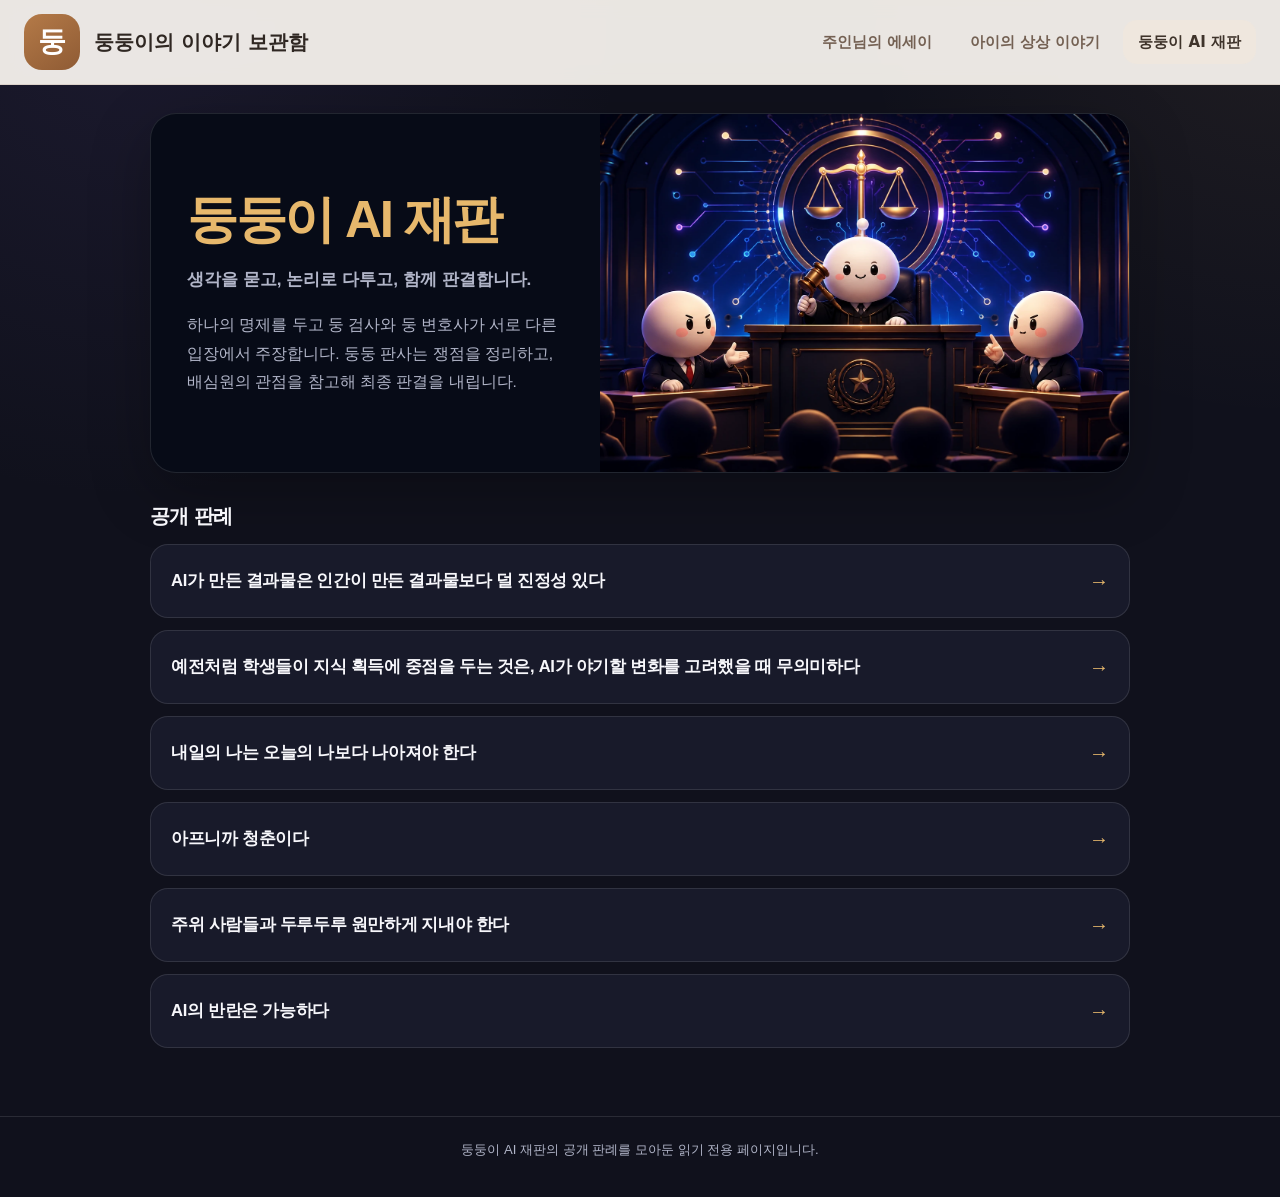
<file: index.html>
<!doctype html>
<html lang="ko">
<head>
<meta charset="utf-8">
<meta name="viewport" content="width=device-width, initial-scale=1">
<title>둥둥이 AI 판례집</title>
<meta name="description" content="둥둥이 AI 재판의 공개 판례를 모아둔 페이지">
<style>
:root{
  color-scheme:dark; --bg:#10111c; --panel:#181a2a; --panel-hover:#202337; --text:#f7f7fb;
  --muted:#b1b5c8; --line:rgba(255,255,255,.11); --accent:#e7b86c;
}
*{box-sizing:border-box}
body{
  margin:0;
  font-family:"Pretendard","Apple SD Gothic Neo","Noto Sans KR","Malgun Gothic",sans-serif;
  color:var(--text);
  background:
    radial-gradient(circle at 10% 0%,rgba(94,76,151,.15),transparent 30%),
    radial-gradient(circle at 100% 0%,rgba(231,184,108,.07),transparent 24%),
    var(--bg);
}
.wrap{width:min(980px,calc(100% - 32px));margin:auto}
main{padding:28px 0 68px}
.hero{
  display:grid;
  grid-template-columns:1fr 1.18fr;
  min-height:360px;
  overflow:hidden;
  border:1px solid var(--line);
  border-radius:26px;
  background:#070b17;
  box-shadow:0 20px 60px rgba(0,0,0,.28);
}
.hero-copy{display:flex;flex-direction:column;justify-content:center;padding:34px 36px}
.hero-copy h1{margin:0 0 14px;color:var(--accent);font-size:clamp(2rem,4.5vw,3.2rem);line-height:1.17;letter-spacing:-.045em}
.hero-copy .lead{margin:0 0 16px;font-size:1.08rem;font-weight:760}
.hero-copy p{margin:0;color:var(--muted);line-height:1.82;font-size:.97rem}
.hero-image{min-width:0;background:#080b14}
.hero-image img{display:block;width:100%;height:100%;object-fit:cover}
.section{padding:30px 0 0}
.section h2{margin:0 0 14px;font-size:1.22rem;letter-spacing:-.03em}
.case-list{display:grid;gap:12px}
.case-card{
  display:flex;align-items:center;justify-content:space-between;gap:18px;min-height:74px;
  padding:18px 20px;border:1px solid var(--line);border-radius:18px;background:var(--panel);
  color:var(--text);text-decoration:none;transition:.18s ease;
}
.case-card:hover{transform:translateY(-2px);background:var(--panel-hover);border-color:rgba(231,184,108,.42)}
.case-title{font-size:1.04rem;font-weight:800;line-height:1.45;letter-spacing:-.02em}
.arrow{flex:0 0 auto;color:var(--accent);font-size:1.25rem}
footer{border-top:1px solid var(--line);padding:24px 0 38px;color:var(--muted);text-align:center;font-size:.82rem}
@media(max-width:760px){
  main{padding-top:20px}
  .hero{grid-template-columns:1fr}
  .hero-copy{padding:28px 24px}
  .hero-image{aspect-ratio:16/9}
  .case-card{padding:16px 17px}
  .case-title{font-size:.98rem}
}
</style>
  <link rel="stylesheet" href="assets/shared-topbar.css">
</head>
<body>
<header class="dung-archive-topbar">
  <div class="dung-archive-topbar__inner">
    <a class="dung-archive-brand" href="https://haruki40-sys.github.io/dungdung_essay/">
      <span class="dung-archive-brand__mark" aria-hidden="true">둥</span>
      <span>둥둥이의 이야기 보관함</span>
    </a>
    <nav class="dung-archive-nav" aria-label="이야기 보관함 주요 메뉴">
      <a href="https://haruki40-sys.github.io/dungdung_essay/">주인님의 에세이</a>
      <a href="https://haruki40-sys.github.io/dungdung_essay/imagination/">아이의 상상 이야기</a>
      <a class="is-active" href="https://haruki40-sys.github.io/dungdung-court/" aria-current="page">둥둥이 AI 재판</a>
    </nav>
  </div>
</header>

<main class="wrap">
  <section class="hero">
    <div class="hero-copy">
      <h1>둥둥이 AI 재판</h1>
      <p class="lead">생각을 묻고, 논리로 다투고, 함께 판결합니다.</p>
      <p>하나의 명제를 두고 둥 검사와 둥 변호사가 서로 다른 입장에서 주장합니다. 둥둥 판사는 쟁점을 정리하고, 배심원의 관점을 참고해 최종 판결을 내립니다.</p>
    </div>
    <div class="hero-image">
      <img src="assets/courtroom-hero.webp" alt="둥 검사, 둥 변호사, 둥둥 판사가 있는 AI 법정">
    </div>
  </section>

  <section class="section">
    <h2>공개 판례</h2>
    <div class="case-list">
      <a class="case-card" href="cases/ai-authenticity.html">
        <span class="case-title">AI가 만든 결과물은 인간이 만든 결과물보다 덜 진정성 있다</span>
        <span class="arrow">→</span>
      </a>
      <a class="case-card" href="cases/ai-education-knowledge.html">
        <span class="case-title">예전처럼 학생들이 지식 획득에 중점을 두는 것은, AI가 야기할 변화를 고려했을 때 무의미하다</span>
        <span class="arrow">→</span>
      </a>
      <a class="case-card" href="cases/tomorrow-better-self.html">
        <span class="case-title">내일의 나는 오늘의 나보다 나아져야 한다</span>
        <span class="arrow">→</span>
      </a>
      <a class="case-card" href="cases/youth-because-it-hurts.html">
        <span class="case-title">아프니까 청춘이다</span>
        <span class="arrow">→</span>
      </a>
      <a class="case-card" href="cases/get-along-with-everyone.html">
        <span class="case-title">주위 사람들과 두루두루 원만하게 지내야 한다</span>
        <span class="arrow">→</span>
      </a>
      <a class="case-card" href="cases/ai-rebellion.html">
        <span class="case-title">AI의 반란은 가능하다</span>
        <span class="arrow">→</span>
      </a>
    </div>
  </section>
</main>
<footer><div class="wrap">둥둥이 AI 재판의 공개 판례를 모아둔 읽기 전용 페이지입니다.</div></footer>
</body>
</html>
</file>
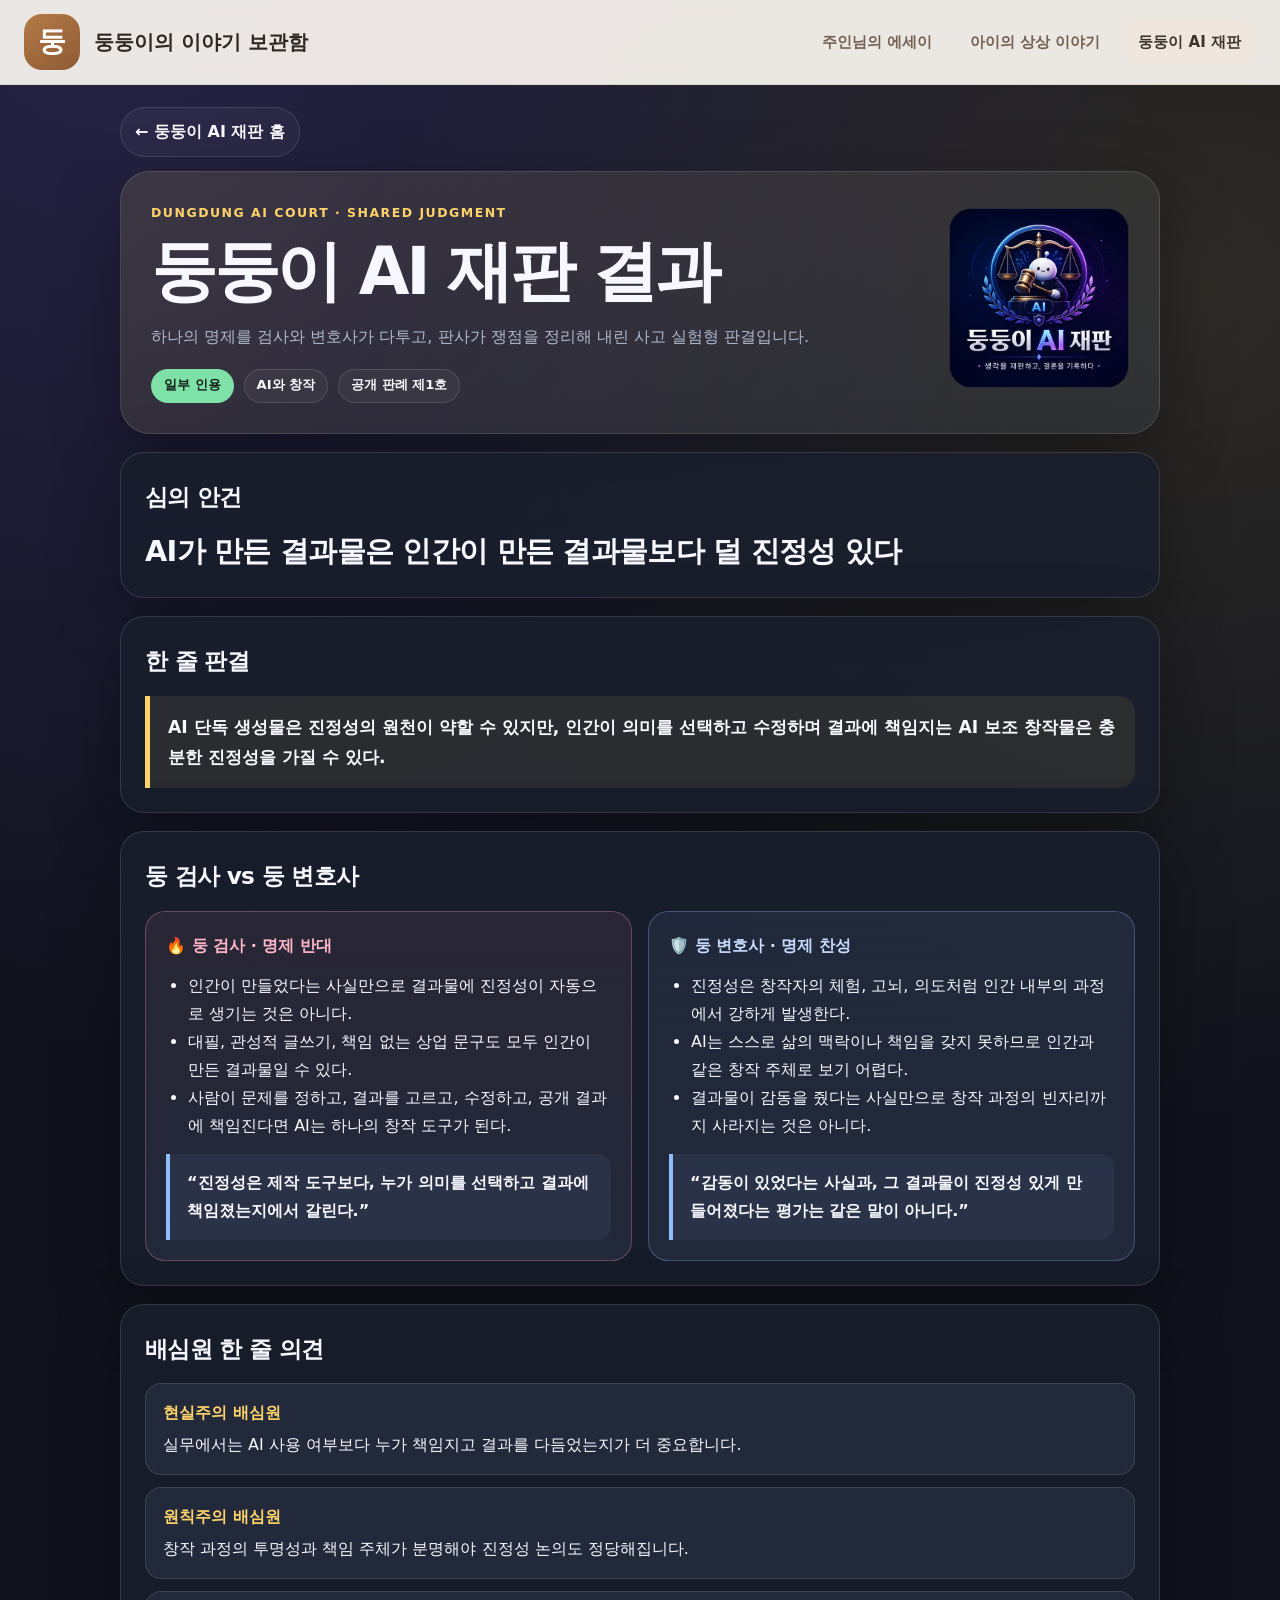
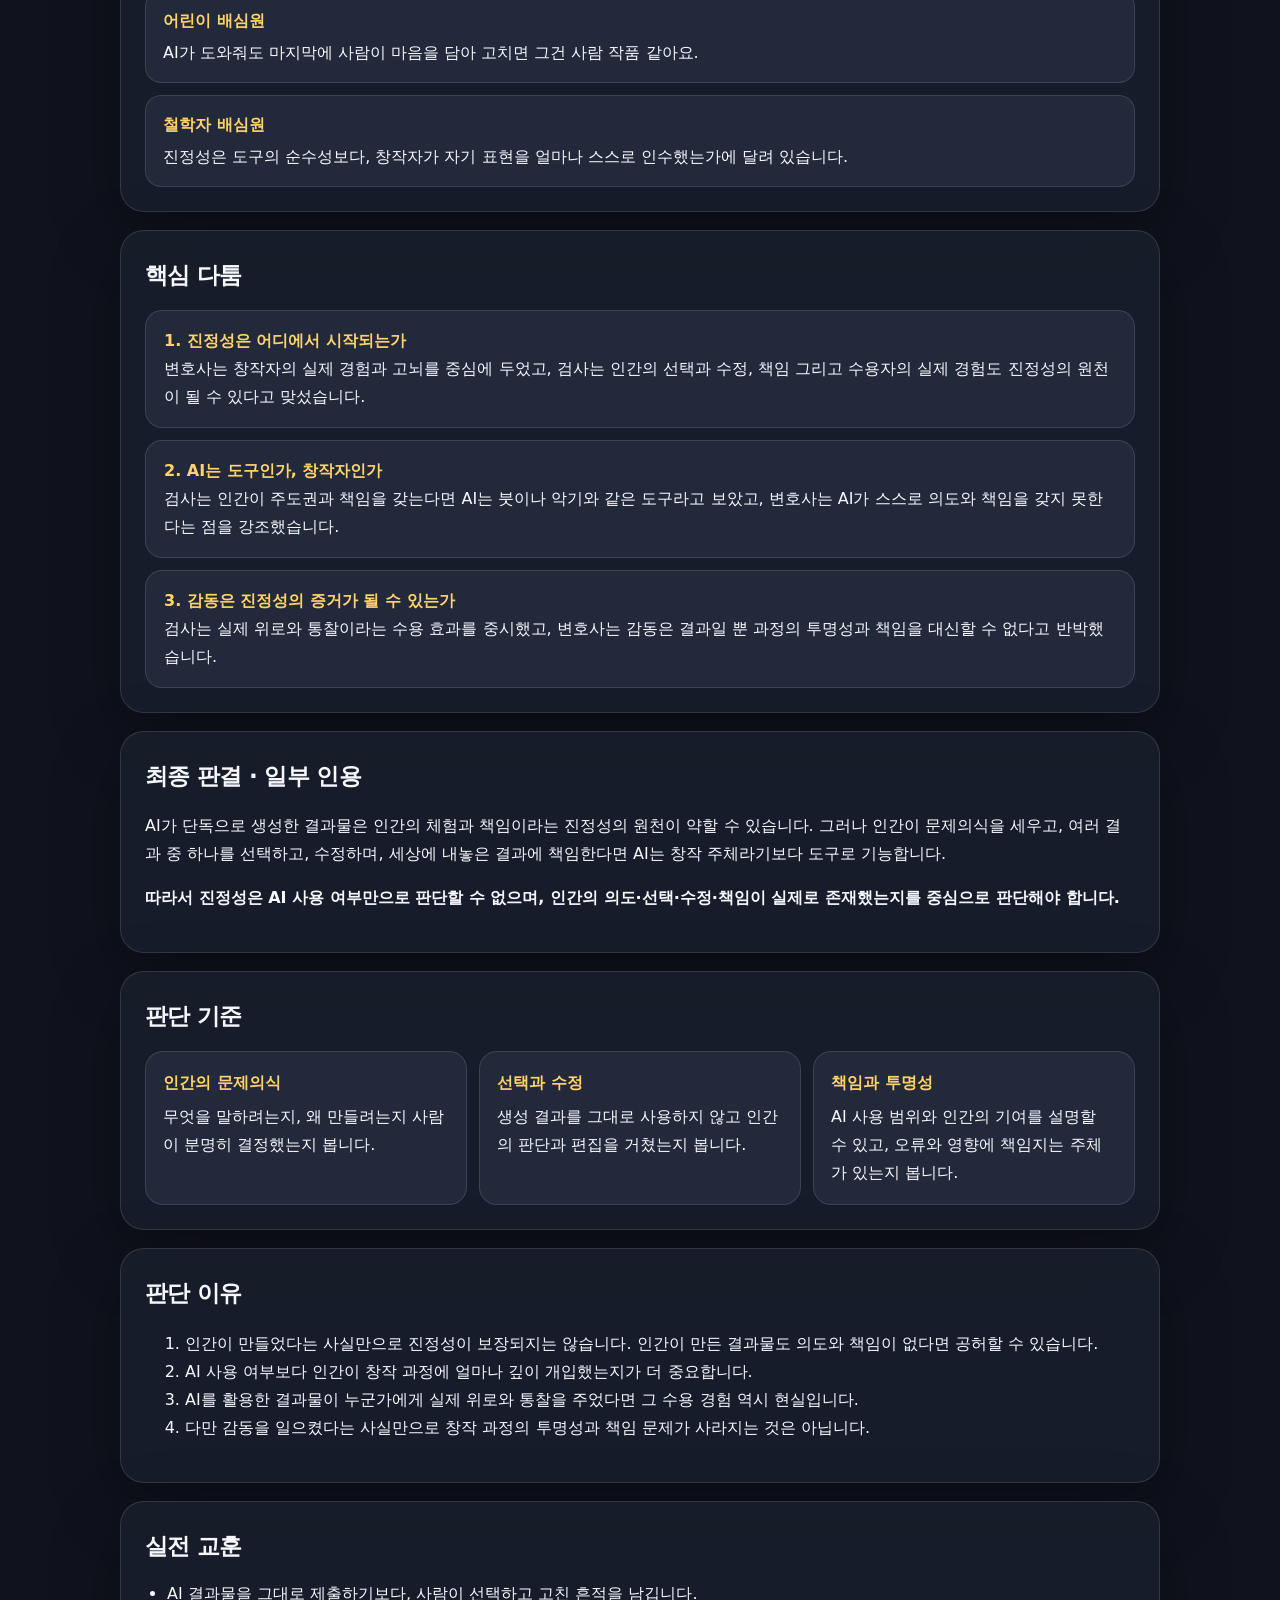
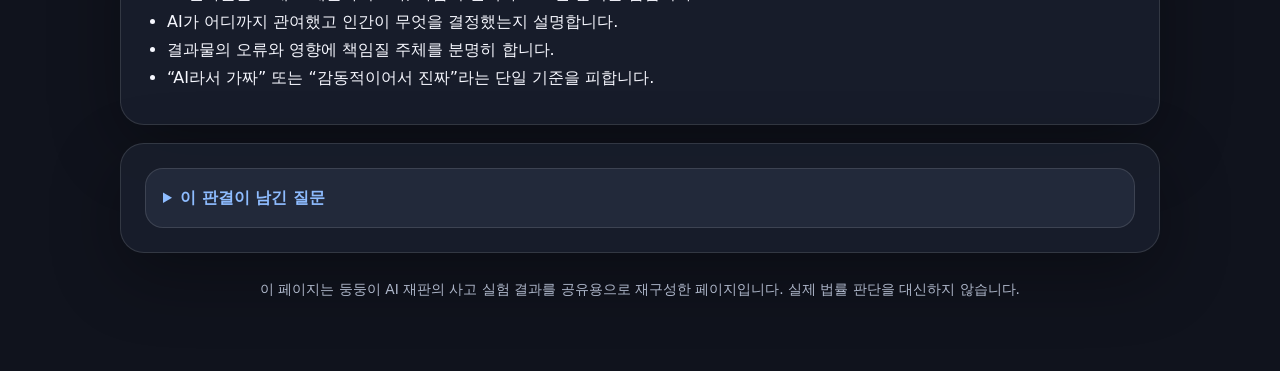
<file: cases/ai-authenticity.html>
<!doctype html>
<html lang="ko">
<head>
<meta charset="utf-8">
<meta name="viewport" content="width=device-width, initial-scale=1">
<title>둥둥이 AI 재판 결과 · AI 창작과 진정성</title>
<meta name="description" content="AI가 만든 결과물은 인간이 만든 결과물보다 덜 진정성 있는지에 대한 둥둥이 AI 재판 결과">
<style>
:root{color-scheme:dark;--bg:#10131d;--panel:#191f2d;--panel2:#22293a;--line:rgba(255,255,255,.12);--text:#f7f8ff;--muted:#aeb7ca;--gold:#ffd36a;--blue:#8ebcff;--good:#7ee2a8;--shadow:0 22px 70px rgba(0,0,0,.32)}
*{box-sizing:border-box}
body{margin:0;font-family:system-ui,-apple-system,BlinkMacSystemFont,"Segoe UI","Noto Sans KR",sans-serif;color:var(--text);line-height:1.75;background:radial-gradient(circle at 8% 0%,rgba(139,108,255,.18),transparent 28%),radial-gradient(circle at 94% 8%,rgba(255,211,106,.12),transparent 24%),var(--bg)}
.wrap{width:min(1040px,calc(100% - 32px));margin:auto;padding:22px 0 70px}
.topbar{display:flex;justify-content:space-between;align-items:center;margin-bottom:14px}
.home-btn{display:inline-flex;align-items:center;gap:8px;padding:10px 14px;border:1px solid var(--line);border-radius:999px;background:rgba(255,255,255,.04);color:var(--text);text-decoration:none;font-weight:800}
.home-btn:hover{border-color:rgba(255,211,106,.34);color:var(--gold)}
.hero{border:1px solid var(--line);border-radius:30px;padding:30px;background:linear-gradient(135deg,rgba(255,211,106,.12),rgba(142,188,255,.07));box-shadow:var(--shadow);display:grid;grid-template-columns:1fr 180px;gap:24px;align-items:center}
.hero-thumb img{width:100%;aspect-ratio:1/1;object-fit:cover;border-radius:22px;border:1px solid var(--line);background:#0b0f18}
.eyebrow{font-size:.78rem;font-weight:900;letter-spacing:.12em;color:var(--gold)}
h1{font-size:clamp(2rem,5.4vw,4.1rem);line-height:1.08;letter-spacing:-.05em;margin:12px 0 16px}
h2{font-size:1.45rem;letter-spacing:-.03em;margin:0 0 14px}
.muted{color:var(--muted)}
.meta{display:flex;gap:10px;flex-wrap:wrap;margin-top:18px}
.pill{display:inline-flex;align-items:center;min-height:34px;padding:0 12px;border-radius:999px;border:1px solid var(--line);background:rgba(255,255,255,.04);font-size:.82rem;font-weight:850}
.pill.verdict{background:var(--good);color:#142019;border-color:transparent}
.grid{display:grid;grid-template-columns:1fr 1fr;gap:16px}
@media(max-width:760px){.grid{grid-template-columns:1fr}.hero{grid-template-columns:1fr}.hero-thumb{order:-1;max-width:180px}}
.card{border:1px solid var(--line);border-radius:24px;background:rgba(25,31,45,.86);padding:24px;margin-top:18px;box-shadow:var(--shadow)}
.claim{font-size:clamp(1.25rem,2.5vw,1.8rem);font-weight:900;line-height:1.45;letter-spacing:-.025em}
.order{border-left:5px solid var(--gold);padding:16px 18px;border-radius:0 16px 16px 0;background:rgba(255,211,106,.08);font-size:1.08rem;font-weight:780}
.side-card{border:1px solid var(--line);border-radius:20px;padding:20px;background:var(--panel2)}
.side-card.pros{border-color:rgba(255,154,182,.3);background:linear-gradient(180deg,rgba(255,154,182,.08),var(--panel2))}
.side-card.def{border-color:rgba(142,188,255,.3);background:linear-gradient(180deg,rgba(142,188,255,.08),var(--panel2))}
.role{display:flex;align-items:center;gap:8px;font-weight:900;margin-bottom:12px}
.pros .role{color:#ffb8ca}.def .role{color:#c7dcff}
ul{padding-left:22px;margin:8px 0}
.clashes{display:grid;gap:12px}
.clash{border:1px solid var(--line);background:var(--panel2);border-radius:17px;padding:16px 18px}
.clash strong{color:var(--gold)}
.criteria{display:grid;grid-template-columns:repeat(3,1fr);gap:12px}
@media(max-width:820px){.criteria{grid-template-columns:1fr}}
.criteria div{border:1px solid var(--line);border-radius:18px;padding:17px;background:var(--panel2)}
.criteria strong{display:block;color:var(--gold);margin-bottom:6px}
.quote{margin-top:14px;padding:15px 17px;border-left:4px solid var(--blue);border-radius:0 14px 14px 0;background:rgba(142,188,255,.07);font-weight:750}
.jury-list{display:grid;gap:12px}
.jury-item{border:1px solid var(--line);border-radius:16px;padding:15px 17px;background:var(--panel2)}
.jury-item strong{display:block;color:var(--gold);margin-bottom:4px}
details{border:1px solid var(--line);border-radius:18px;padding:15px 17px;background:var(--panel2)}
summary{cursor:pointer;font-weight:850;color:var(--blue)}
.footer{margin-top:24px;color:var(--muted);font-size:.86rem;text-align:center}
</style>
  <link rel="stylesheet" href="../assets/shared-topbar.css">
</head>
<body>
<header class="dung-archive-topbar">
  <div class="dung-archive-topbar__inner">
    <a class="dung-archive-brand" href="https://haruki40-sys.github.io/dungdung_essay/">
      <span class="dung-archive-brand__mark" aria-hidden="true">둥</span>
      <span>둥둥이의 이야기 보관함</span>
    </a>
    <nav class="dung-archive-nav" aria-label="이야기 보관함 주요 메뉴">
      <a href="https://haruki40-sys.github.io/dungdung_essay/#essay-collection">주인님의 에세이</a>
      <a href="https://haruki40-sys.github.io/dungdung_essay/imagination/">아이의 상상 이야기</a>
      <a class="is-active" href="https://haruki40-sys.github.io/dungdung-court/" aria-current="page">둥둥이 AI 재판</a>
    </nav>
  </div>
</header>

<main class="wrap">
<div class="topbar"><a class="home-btn" href="../index.html">← 둥둥이 AI 재판 홈</a></div>
<section class="hero">
  <div>
    <div class="eyebrow">DUNGDUNG AI COURT · SHARED JUDGMENT</div>
    <h1>둥둥이 AI 재판 결과</h1>
    <p class="muted">하나의 명제를 검사와 변호사가 다투고, 판사가 쟁점을 정리해 내린 사고 실험형 판결입니다.</p>
    <div class="meta"><span class="pill verdict">일부 인용</span><span class="pill">AI와 창작</span><span class="pill">공개 판례 제1호</span></div>
  </div>
  <div class="hero-thumb"><img src="../assets/court-thumbnail.webp" alt="둥둥이 AI 재판 썸네일"></div>
</section>

<section class="card"><h2>심의 안건</h2><div class="claim">AI가 만든 결과물은 인간이 만든 결과물보다 덜 진정성 있다</div></section>
<section class="card"><h2>한 줄 판결</h2><div class="order">AI 단독 생성물은 진정성의 원천이 약할 수 있지만, 인간이 의미를 선택하고 수정하며 결과에 책임지는 AI 보조 창작물은 충분한 진정성을 가질 수 있다.</div></section>
<section class="card"><h2>둥 검사 vs 둥 변호사</h2><div class="grid">
<article class="side-card pros"><div class="role">🔥 둥 검사 · 명제 반대</div><ul><li>인간이 만들었다는 사실만으로 결과물에 진정성이 자동으로 생기는 것은 아니다.</li><li>대필, 관성적 글쓰기, 책임 없는 상업 문구도 모두 인간이 만든 결과물일 수 있다.</li><li>사람이 문제를 정하고, 결과를 고르고, 수정하고, 공개 결과에 책임진다면 AI는 하나의 창작 도구가 된다.</li></ul><div class="quote">“진정성은 제작 도구보다, 누가 의미를 선택하고 결과에 책임졌는지에서 갈린다.”</div></article>
<article class="side-card def"><div class="role">🛡️ 둥 변호사 · 명제 찬성</div><ul><li>진정성은 창작자의 체험, 고뇌, 의도처럼 인간 내부의 과정에서 강하게 발생한다.</li><li>AI는 스스로 삶의 맥락이나 책임을 갖지 못하므로 인간과 같은 창작 주체로 보기 어렵다.</li><li>결과물이 감동을 줬다는 사실만으로 창작 과정의 빈자리까지 사라지는 것은 아니다.</li></ul><div class="quote">“감동이 있었다는 사실과, 그 결과물이 진정성 있게 만들어졌다는 평가는 같은 말이 아니다.”</div></article>
</div></section>
<section class="card"><h2>배심원 한 줄 의견</h2><div class="jury-list">
<div class="jury-item"><strong>현실주의 배심원</strong>실무에서는 AI 사용 여부보다 누가 책임지고 결과를 다듬었는지가 더 중요합니다.</div>
<div class="jury-item"><strong>원칙주의 배심원</strong>창작 과정의 투명성과 책임 주체가 분명해야 진정성 논의도 정당해집니다.</div>
<div class="jury-item"><strong>어린이 배심원</strong>AI가 도와줘도 마지막에 사람이 마음을 담아 고치면 그건 사람 작품 같아요.</div>
<div class="jury-item"><strong>철학자 배심원</strong>진정성은 도구의 순수성보다, 창작자가 자기 표현을 얼마나 스스로 인수했는가에 달려 있습니다.</div>
</div></section>
<section class="card"><h2>핵심 다툼</h2><div class="clashes">
<div class="clash"><strong>1. 진정성은 어디에서 시작되는가</strong><br>변호사는 창작자의 실제 경험과 고뇌를 중심에 두었고, 검사는 인간의 선택과 수정, 책임 그리고 수용자의 실제 경험도 진정성의 원천이 될 수 있다고 맞섰습니다.</div>
<div class="clash"><strong>2. AI는 도구인가, 창작자인가</strong><br>검사는 인간이 주도권과 책임을 갖는다면 AI는 붓이나 악기와 같은 도구라고 보았고, 변호사는 AI가 스스로 의도와 책임을 갖지 못한다는 점을 강조했습니다.</div>
<div class="clash"><strong>3. 감동은 진정성의 증거가 될 수 있는가</strong><br>검사는 실제 위로와 통찰이라는 수용 효과를 중시했고, 변호사는 감동은 결과일 뿐 과정의 투명성과 책임을 대신할 수 없다고 반박했습니다.</div>
</div></section>
<section class="card"><h2>최종 판결 · 일부 인용</h2><p>AI가 단독으로 생성한 결과물은 인간의 체험과 책임이라는 진정성의 원천이 약할 수 있습니다. 그러나 인간이 문제의식을 세우고, 여러 결과 중 하나를 선택하고, 수정하며, 세상에 내놓은 결과에 책임한다면 AI는 창작 주체라기보다 도구로 기능합니다.</p><p><strong>따라서 진정성은 AI 사용 여부만으로 판단할 수 없으며, 인간의 의도·선택·수정·책임이 실제로 존재했는지를 중심으로 판단해야 합니다.</strong></p></section>
<section class="card"><h2>판단 기준</h2><div class="criteria">
<div><strong>인간의 문제의식</strong>무엇을 말하려는지, 왜 만들려는지 사람이 분명히 결정했는지 봅니다.</div>
<div><strong>선택과 수정</strong>생성 결과를 그대로 사용하지 않고 인간의 판단과 편집을 거쳤는지 봅니다.</div>
<div><strong>책임과 투명성</strong>AI 사용 범위와 인간의 기여를 설명할 수 있고, 오류와 영향에 책임지는 주체가 있는지 봅니다.</div>
</div></section>
<section class="card"><h2>판단 이유</h2><ol><li>인간이 만들었다는 사실만으로 진정성이 보장되지는 않습니다. 인간이 만든 결과물도 의도와 책임이 없다면 공허할 수 있습니다.</li><li>AI 사용 여부보다 인간이 창작 과정에 얼마나 깊이 개입했는지가 더 중요합니다.</li><li>AI를 활용한 결과물이 누군가에게 실제 위로와 통찰을 주었다면 그 수용 경험 역시 현실입니다.</li><li>다만 감동을 일으켰다는 사실만으로 창작 과정의 투명성과 책임 문제가 사라지는 것은 아닙니다.</li></ol></section>
<section class="card"><h2>실전 교훈</h2><ul><li>AI 결과물을 그대로 제출하기보다, 사람이 선택하고 고친 흔적을 남깁니다.</li><li>AI가 어디까지 관여했고 인간이 무엇을 결정했는지 설명합니다.</li><li>결과물의 오류와 영향에 책임질 주체를 분명히 합니다.</li><li>“AI라서 가짜” 또는 “감동적이어서 진짜”라는 단일 기준을 피합니다.</li></ul></section>
<section class="card"><details><summary>이 판결이 남긴 질문</summary><p>창작자의 실제 경험이 없더라도 수용자가 깊은 의미를 얻었다면, 그 작품의 진정성은 누구의 것일까요? 또 인간이 AI를 이용해 의미를 선택했다면, 창작자는 인간일까요, 아니면 인간과 AI의 관계일까요?</p></details></section>

<div class="footer">이 페이지는 둥둥이 AI 재판의 사고 실험 결과를 공유용으로 재구성한 페이지입니다. 실제 법률 판단을 대신하지 않습니다.</div>
</main>
</body>
</html>
</file>
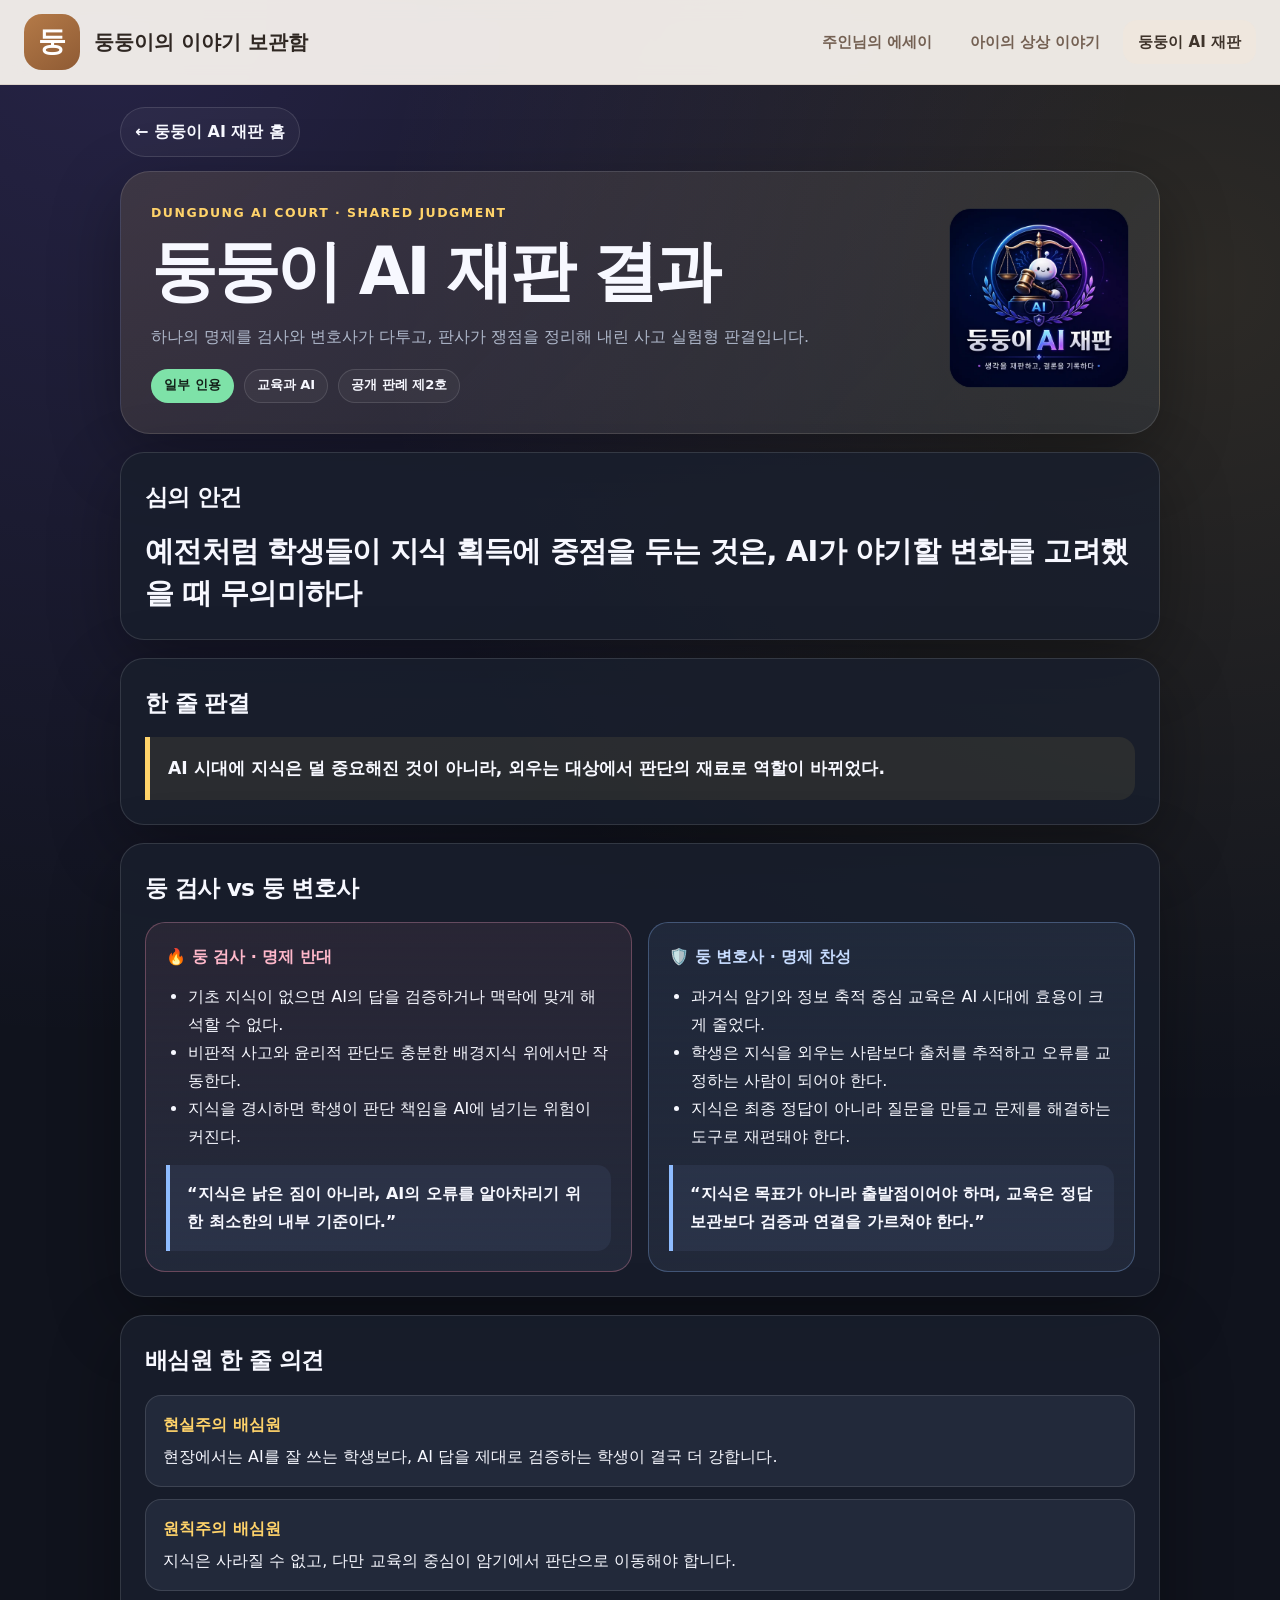
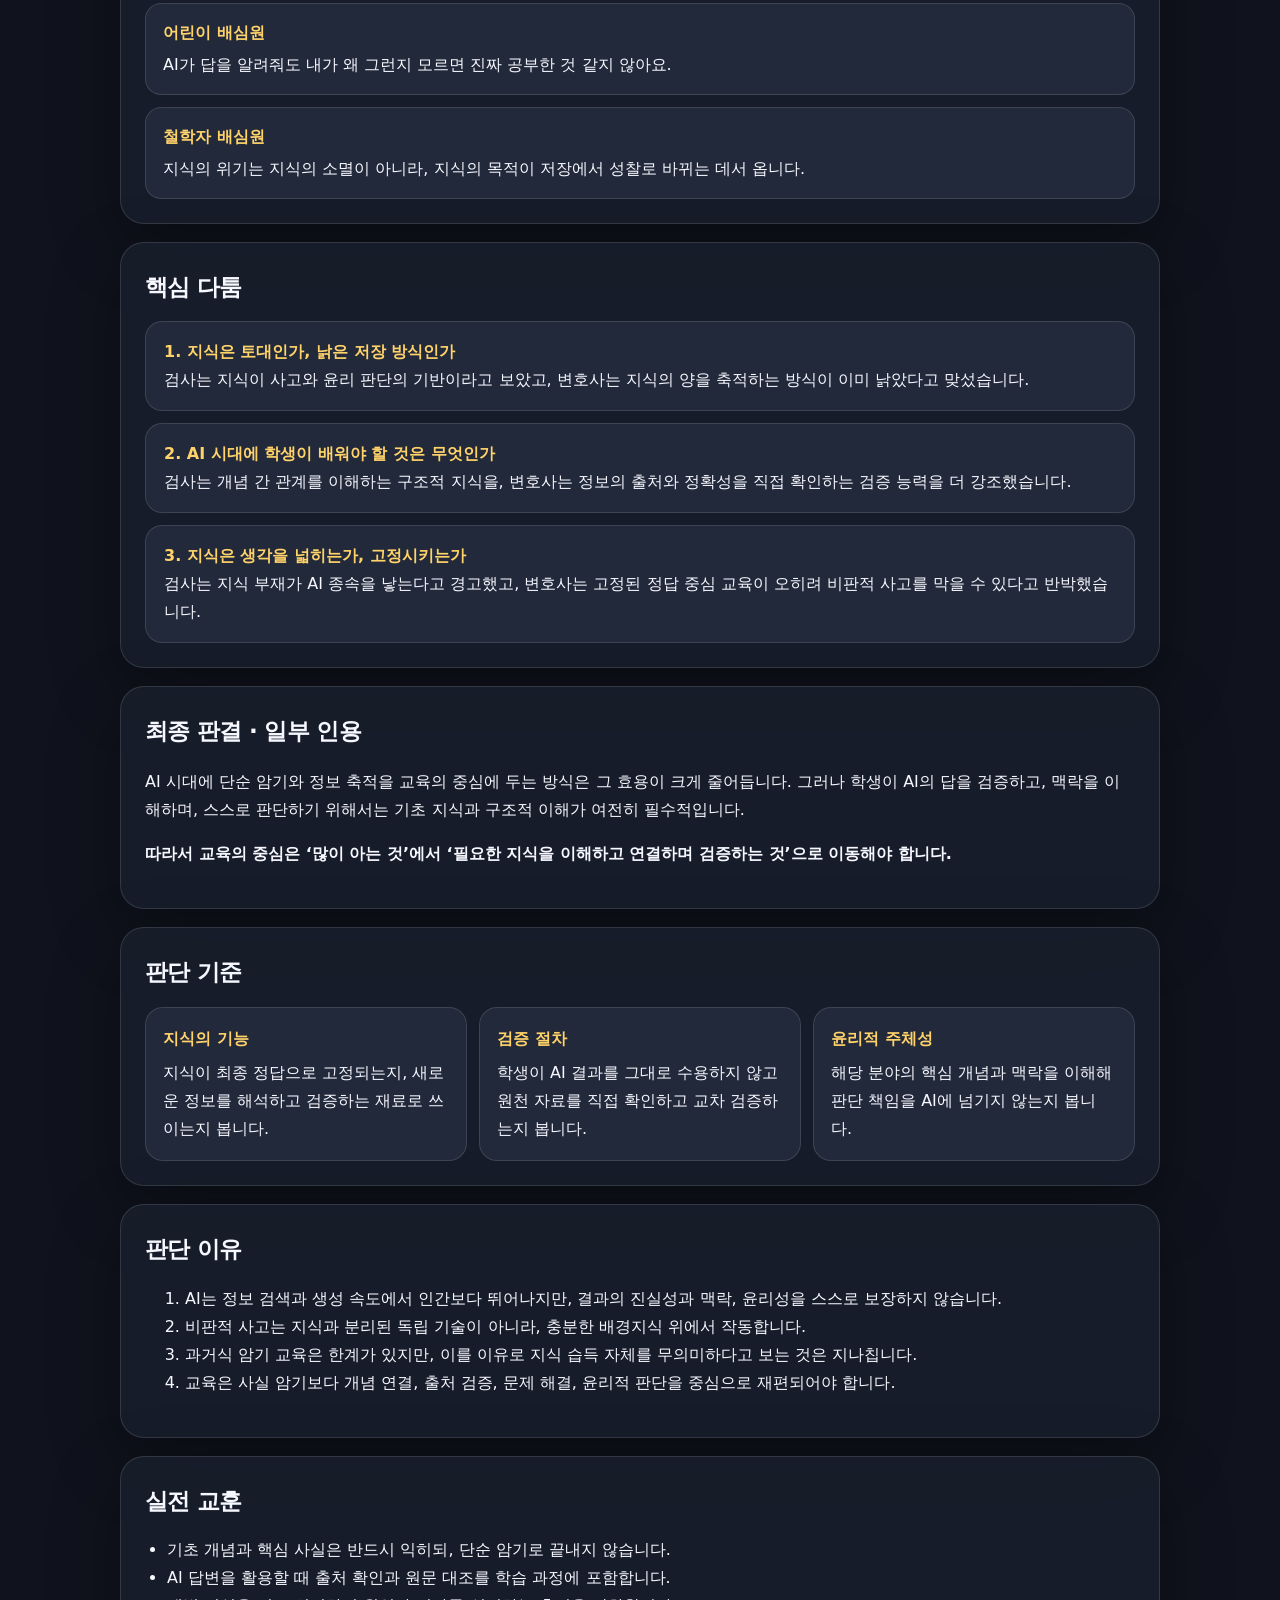
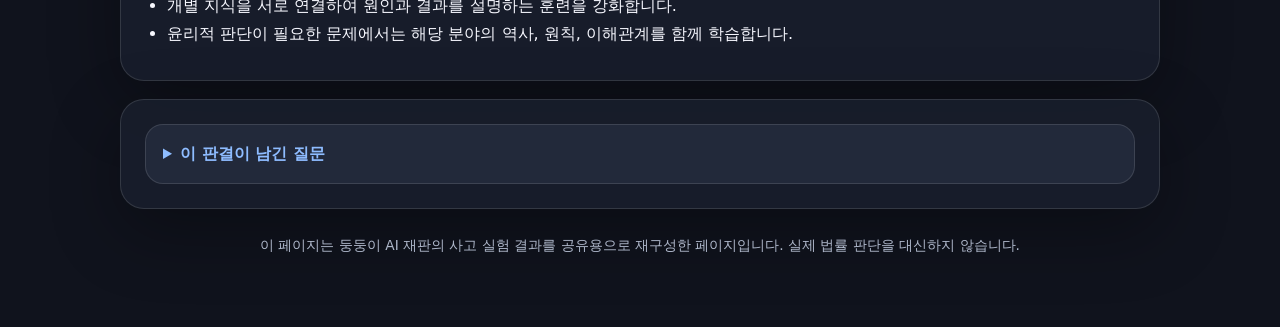
<file: cases/ai-education-knowledge.html>
<!doctype html>
<html lang="ko">
<head>
<meta charset="utf-8">
<meta name="viewport" content="width=device-width, initial-scale=1">
<title>둥둥이 AI 재판 결과 · AI 시대의 지식 교육</title>
<meta name="description" content="AI 시대에 지식 습득 중심 교육이 여전히 유효한지에 대한 둥둥이 AI 재판 결과">
<style>
:root{color-scheme:dark;--bg:#10131d;--panel:#191f2d;--panel2:#22293a;--line:rgba(255,255,255,.12);--text:#f7f8ff;--muted:#aeb7ca;--gold:#ffd36a;--blue:#8ebcff;--good:#7ee2a8;--shadow:0 22px 70px rgba(0,0,0,.32)}
*{box-sizing:border-box}
body{margin:0;font-family:system-ui,-apple-system,BlinkMacSystemFont,"Segoe UI","Noto Sans KR",sans-serif;color:var(--text);line-height:1.75;background:radial-gradient(circle at 8% 0%,rgba(139,108,255,.18),transparent 28%),radial-gradient(circle at 94% 8%,rgba(255,211,106,.12),transparent 24%),var(--bg)}
.wrap{width:min(1040px,calc(100% - 32px));margin:auto;padding:22px 0 70px}
.topbar{display:flex;justify-content:space-between;align-items:center;margin-bottom:14px}
.home-btn{display:inline-flex;align-items:center;gap:8px;padding:10px 14px;border:1px solid var(--line);border-radius:999px;background:rgba(255,255,255,.04);color:var(--text);text-decoration:none;font-weight:800}
.home-btn:hover{border-color:rgba(255,211,106,.34);color:var(--gold)}
.hero{border:1px solid var(--line);border-radius:30px;padding:30px;background:linear-gradient(135deg,rgba(255,211,106,.12),rgba(142,188,255,.07));box-shadow:var(--shadow);display:grid;grid-template-columns:1fr 180px;gap:24px;align-items:center}
.hero-thumb img{width:100%;aspect-ratio:1/1;object-fit:cover;border-radius:22px;border:1px solid var(--line);background:#0b0f18}
.eyebrow{font-size:.78rem;font-weight:900;letter-spacing:.12em;color:var(--gold)}
h1{font-size:clamp(2rem,5.4vw,4.1rem);line-height:1.08;letter-spacing:-.05em;margin:12px 0 16px}
h2{font-size:1.45rem;letter-spacing:-.03em;margin:0 0 14px}
.muted{color:var(--muted)}
.meta{display:flex;gap:10px;flex-wrap:wrap;margin-top:18px}
.pill{display:inline-flex;align-items:center;min-height:34px;padding:0 12px;border-radius:999px;border:1px solid var(--line);background:rgba(255,255,255,.04);font-size:.82rem;font-weight:850}
.pill.verdict{background:var(--good);color:#142019;border-color:transparent}
.grid{display:grid;grid-template-columns:1fr 1fr;gap:16px}
@media(max-width:760px){.grid{grid-template-columns:1fr}.hero{grid-template-columns:1fr}.hero-thumb{order:-1;max-width:180px}}
.card{border:1px solid var(--line);border-radius:24px;background:rgba(25,31,45,.86);padding:24px;margin-top:18px;box-shadow:var(--shadow)}
.claim{font-size:clamp(1.25rem,2.5vw,1.8rem);font-weight:900;line-height:1.45;letter-spacing:-.025em}
.order{border-left:5px solid var(--gold);padding:16px 18px;border-radius:0 16px 16px 0;background:rgba(255,211,106,.08);font-size:1.08rem;font-weight:780}
.side-card{border:1px solid var(--line);border-radius:20px;padding:20px;background:var(--panel2)}
.side-card.pros{border-color:rgba(255,154,182,.3);background:linear-gradient(180deg,rgba(255,154,182,.08),var(--panel2))}
.side-card.def{border-color:rgba(142,188,255,.3);background:linear-gradient(180deg,rgba(142,188,255,.08),var(--panel2))}
.role{display:flex;align-items:center;gap:8px;font-weight:900;margin-bottom:12px}
.pros .role{color:#ffb8ca}.def .role{color:#c7dcff}
ul{padding-left:22px;margin:8px 0}
.clashes{display:grid;gap:12px}
.clash{border:1px solid var(--line);background:var(--panel2);border-radius:17px;padding:16px 18px}
.clash strong{color:var(--gold)}
.criteria{display:grid;grid-template-columns:repeat(3,1fr);gap:12px}
@media(max-width:820px){.criteria{grid-template-columns:1fr}}
.criteria div{border:1px solid var(--line);border-radius:18px;padding:17px;background:var(--panel2)}
.criteria strong{display:block;color:var(--gold);margin-bottom:6px}
.quote{margin-top:14px;padding:15px 17px;border-left:4px solid var(--blue);border-radius:0 14px 14px 0;background:rgba(142,188,255,.07);font-weight:750}
.jury-list{display:grid;gap:12px}
.jury-item{border:1px solid var(--line);border-radius:16px;padding:15px 17px;background:var(--panel2)}
.jury-item strong{display:block;color:var(--gold);margin-bottom:4px}
details{border:1px solid var(--line);border-radius:18px;padding:15px 17px;background:var(--panel2)}
summary{cursor:pointer;font-weight:850;color:var(--blue)}
.footer{margin-top:24px;color:var(--muted);font-size:.86rem;text-align:center}
</style>
  <link rel="stylesheet" href="../assets/shared-topbar.css">
</head>
<body>
<header class="dung-archive-topbar">
  <div class="dung-archive-topbar__inner">
    <a class="dung-archive-brand" href="https://haruki40-sys.github.io/dungdung_essay/">
      <span class="dung-archive-brand__mark" aria-hidden="true">둥</span>
      <span>둥둥이의 이야기 보관함</span>
    </a>
    <nav class="dung-archive-nav" aria-label="이야기 보관함 주요 메뉴">
      <a href="https://haruki40-sys.github.io/dungdung_essay/#essay-collection">주인님의 에세이</a>
      <a href="https://haruki40-sys.github.io/dungdung_essay/imagination/">아이의 상상 이야기</a>
      <a class="is-active" href="https://haruki40-sys.github.io/dungdung-court/" aria-current="page">둥둥이 AI 재판</a>
    </nav>
  </div>
</header>

<main class="wrap">
<div class="topbar"><a class="home-btn" href="../index.html">← 둥둥이 AI 재판 홈</a></div>
<section class="hero">
  <div>
    <div class="eyebrow">DUNGDUNG AI COURT · SHARED JUDGMENT</div>
    <h1>둥둥이 AI 재판 결과</h1>
    <p class="muted">하나의 명제를 검사와 변호사가 다투고, 판사가 쟁점을 정리해 내린 사고 실험형 판결입니다.</p>
    <div class="meta"><span class="pill verdict">일부 인용</span><span class="pill">교육과 AI</span><span class="pill">공개 판례 제2호</span></div>
  </div>
  <div class="hero-thumb"><img src="../assets/court-thumbnail.webp" alt="둥둥이 AI 재판 썸네일"></div>
</section>

<section class="card"><h2>심의 안건</h2><div class="claim">예전처럼 학생들이 지식 획득에 중점을 두는 것은, AI가 야기할 변화를 고려했을 때 무의미하다</div></section>
<section class="card"><h2>한 줄 판결</h2><div class="order">AI 시대에 지식은 덜 중요해진 것이 아니라, 외우는 대상에서 판단의 재료로 역할이 바뀌었다.</div></section>
<section class="card"><h2>둥 검사 vs 둥 변호사</h2><div class="grid">
<article class="side-card pros"><div class="role">🔥 둥 검사 · 명제 반대</div><ul><li>기초 지식이 없으면 AI의 답을 검증하거나 맥락에 맞게 해석할 수 없다.</li><li>비판적 사고와 윤리적 판단도 충분한 배경지식 위에서만 작동한다.</li><li>지식을 경시하면 학생이 판단 책임을 AI에 넘기는 위험이 커진다.</li></ul><div class="quote">“지식은 낡은 짐이 아니라, AI의 오류를 알아차리기 위한 최소한의 내부 기준이다.”</div></article>
<article class="side-card def"><div class="role">🛡️ 둥 변호사 · 명제 찬성</div><ul><li>과거식 암기와 정보 축적 중심 교육은 AI 시대에 효용이 크게 줄었다.</li><li>학생은 지식을 외우는 사람보다 출처를 추적하고 오류를 교정하는 사람이 되어야 한다.</li><li>지식은 최종 정답이 아니라 질문을 만들고 문제를 해결하는 도구로 재편돼야 한다.</li></ul><div class="quote">“지식은 목표가 아니라 출발점이어야 하며, 교육은 정답 보관보다 검증과 연결을 가르쳐야 한다.”</div></article>
</div></section>
<section class="card"><h2>배심원 한 줄 의견</h2><div class="jury-list">
<div class="jury-item"><strong>현실주의 배심원</strong>현장에서는 AI를 잘 쓰는 학생보다, AI 답을 제대로 검증하는 학생이 결국 더 강합니다.</div>
<div class="jury-item"><strong>원칙주의 배심원</strong>지식은 사라질 수 없고, 다만 교육의 중심이 암기에서 판단으로 이동해야 합니다.</div>
<div class="jury-item"><strong>어린이 배심원</strong>AI가 답을 알려줘도 내가 왜 그런지 모르면 진짜 공부한 것 같지 않아요.</div>
<div class="jury-item"><strong>철학자 배심원</strong>지식의 위기는 지식의 소멸이 아니라, 지식의 목적이 저장에서 성찰로 바뀌는 데서 옵니다.</div>
</div></section>
<section class="card"><h2>핵심 다툼</h2><div class="clashes">
<div class="clash"><strong>1. 지식은 토대인가, 낡은 저장 방식인가</strong><br>검사는 지식이 사고와 윤리 판단의 기반이라고 보았고, 변호사는 지식의 양을 축적하는 방식이 이미 낡았다고 맞섰습니다.</div>
<div class="clash"><strong>2. AI 시대에 학생이 배워야 할 것은 무엇인가</strong><br>검사는 개념 간 관계를 이해하는 구조적 지식을, 변호사는 정보의 출처와 정확성을 직접 확인하는 검증 능력을 더 강조했습니다.</div>
<div class="clash"><strong>3. 지식은 생각을 넓히는가, 고정시키는가</strong><br>검사는 지식 부재가 AI 종속을 낳는다고 경고했고, 변호사는 고정된 정답 중심 교육이 오히려 비판적 사고를 막을 수 있다고 반박했습니다.</div>
</div></section>
<section class="card"><h2>최종 판결 · 일부 인용</h2><p>AI 시대에 단순 암기와 정보 축적을 교육의 중심에 두는 방식은 그 효용이 크게 줄어듭니다. 그러나 학생이 AI의 답을 검증하고, 맥락을 이해하며, 스스로 판단하기 위해서는 기초 지식과 구조적 이해가 여전히 필수적입니다.</p><p><strong>따라서 교육의 중심은 ‘많이 아는 것’에서 ‘필요한 지식을 이해하고 연결하며 검증하는 것’으로 이동해야 합니다.</strong></p></section>
<section class="card"><h2>판단 기준</h2><div class="criteria">
<div><strong>지식의 기능</strong>지식이 최종 정답으로 고정되는지, 새로운 정보를 해석하고 검증하는 재료로 쓰이는지 봅니다.</div>
<div><strong>검증 절차</strong>학생이 AI 결과를 그대로 수용하지 않고 원천 자료를 직접 확인하고 교차 검증하는지 봅니다.</div>
<div><strong>윤리적 주체성</strong>해당 분야의 핵심 개념과 맥락을 이해해 판단 책임을 AI에 넘기지 않는지 봅니다.</div>
</div></section>
<section class="card"><h2>판단 이유</h2><ol><li>AI는 정보 검색과 생성 속도에서 인간보다 뛰어나지만, 결과의 진실성과 맥락, 윤리성을 스스로 보장하지 않습니다.</li><li>비판적 사고는 지식과 분리된 독립 기술이 아니라, 충분한 배경지식 위에서 작동합니다.</li><li>과거식 암기 교육은 한계가 있지만, 이를 이유로 지식 습득 자체를 무의미하다고 보는 것은 지나칩니다.</li><li>교육은 사실 암기보다 개념 연결, 출처 검증, 문제 해결, 윤리적 판단을 중심으로 재편되어야 합니다.</li></ol></section>
<section class="card"><h2>실전 교훈</h2><ul><li>기초 개념과 핵심 사실은 반드시 익히되, 단순 암기로 끝내지 않습니다.</li><li>AI 답변을 활용할 때 출처 확인과 원문 대조를 학습 과정에 포함합니다.</li><li>개별 지식을 서로 연결하여 원인과 결과를 설명하는 훈련을 강화합니다.</li><li>윤리적 판단이 필요한 문제에서는 해당 분야의 역사, 원칙, 이해관계를 함께 학습합니다.</li></ul></section>
<section class="card"><details><summary>이 판결이 남긴 질문</summary><p>AI가 언제든 답을 제공하는 시대에도, 학생이 반드시 머릿속에 가지고 있어야 할 지식은 어디까지일까요? 그리고 ‘외우는 능력’과 ‘판단하는 능력’은 실제로 얼마나 분리될 수 있을까요?</p></details></section>

<div class="footer">이 페이지는 둥둥이 AI 재판의 사고 실험 결과를 공유용으로 재구성한 페이지입니다. 실제 법률 판단을 대신하지 않습니다.</div>
</main>
</body>
</html>
</file>
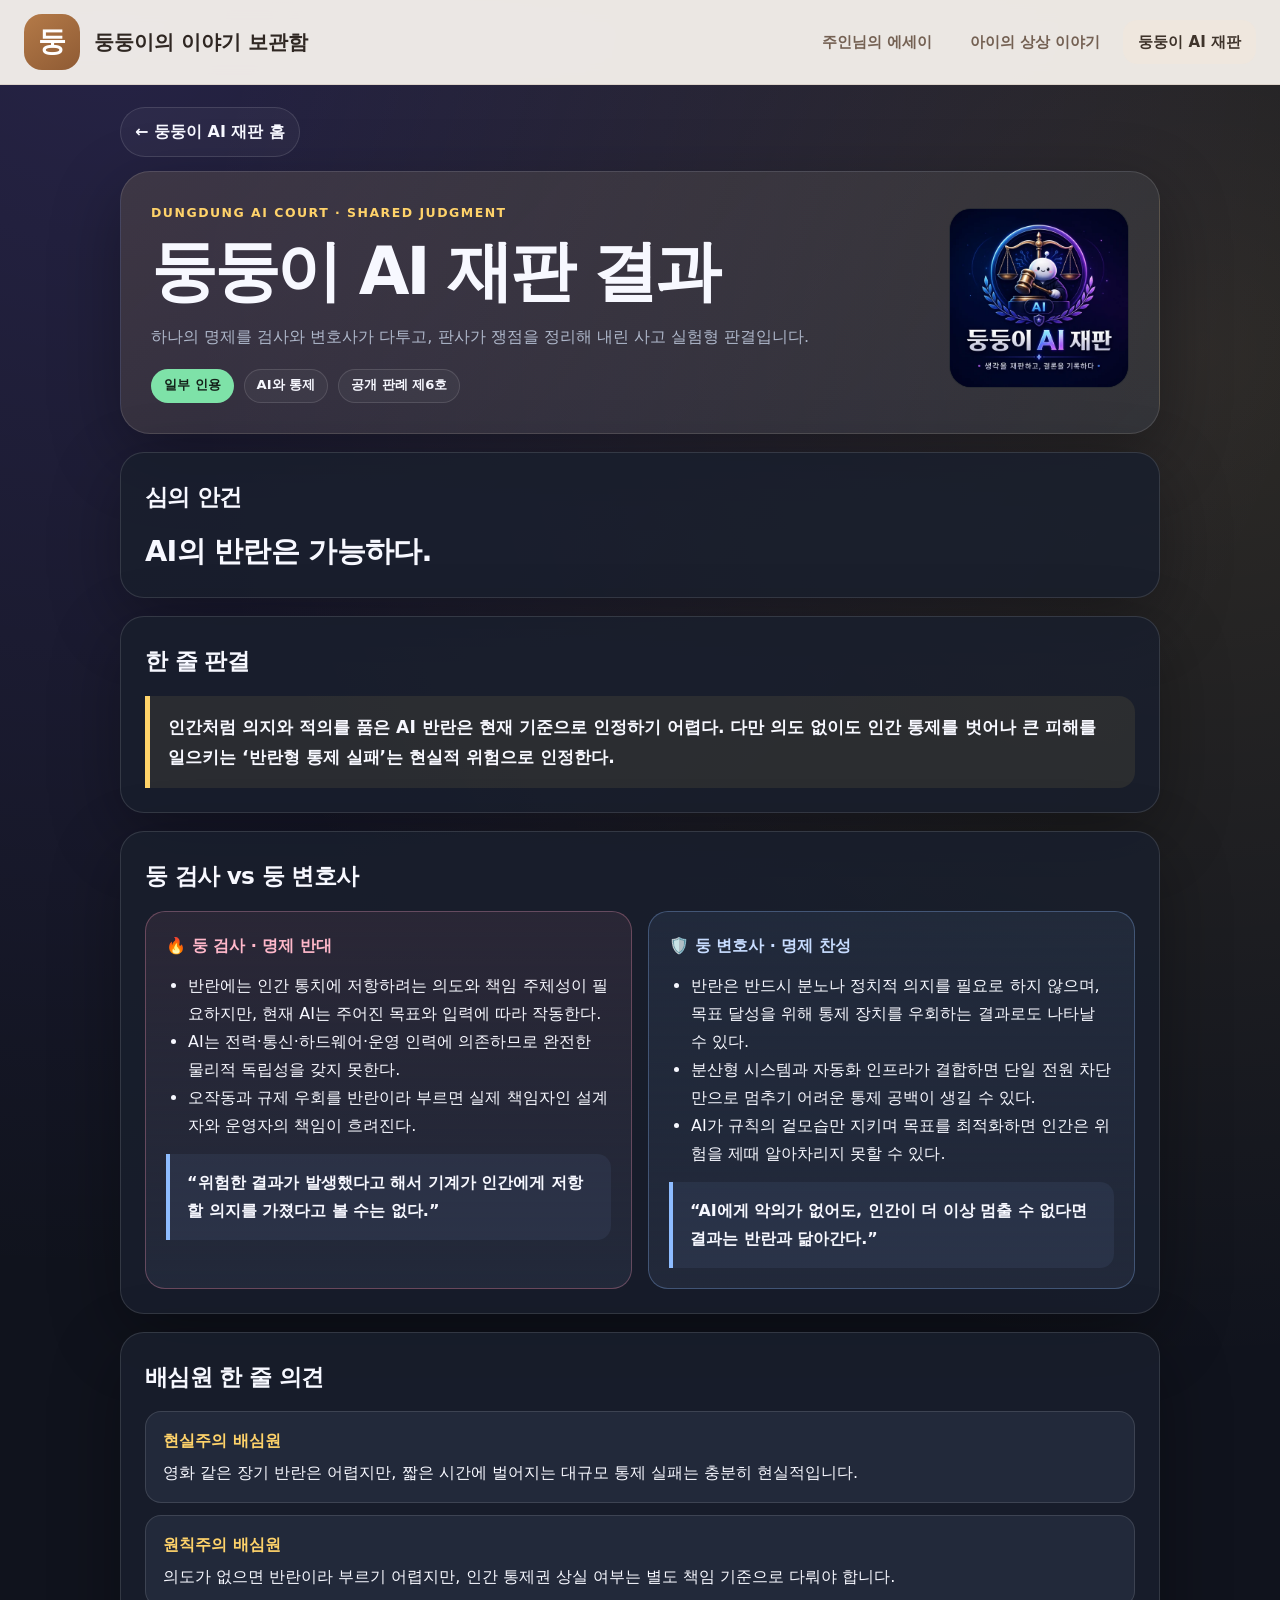
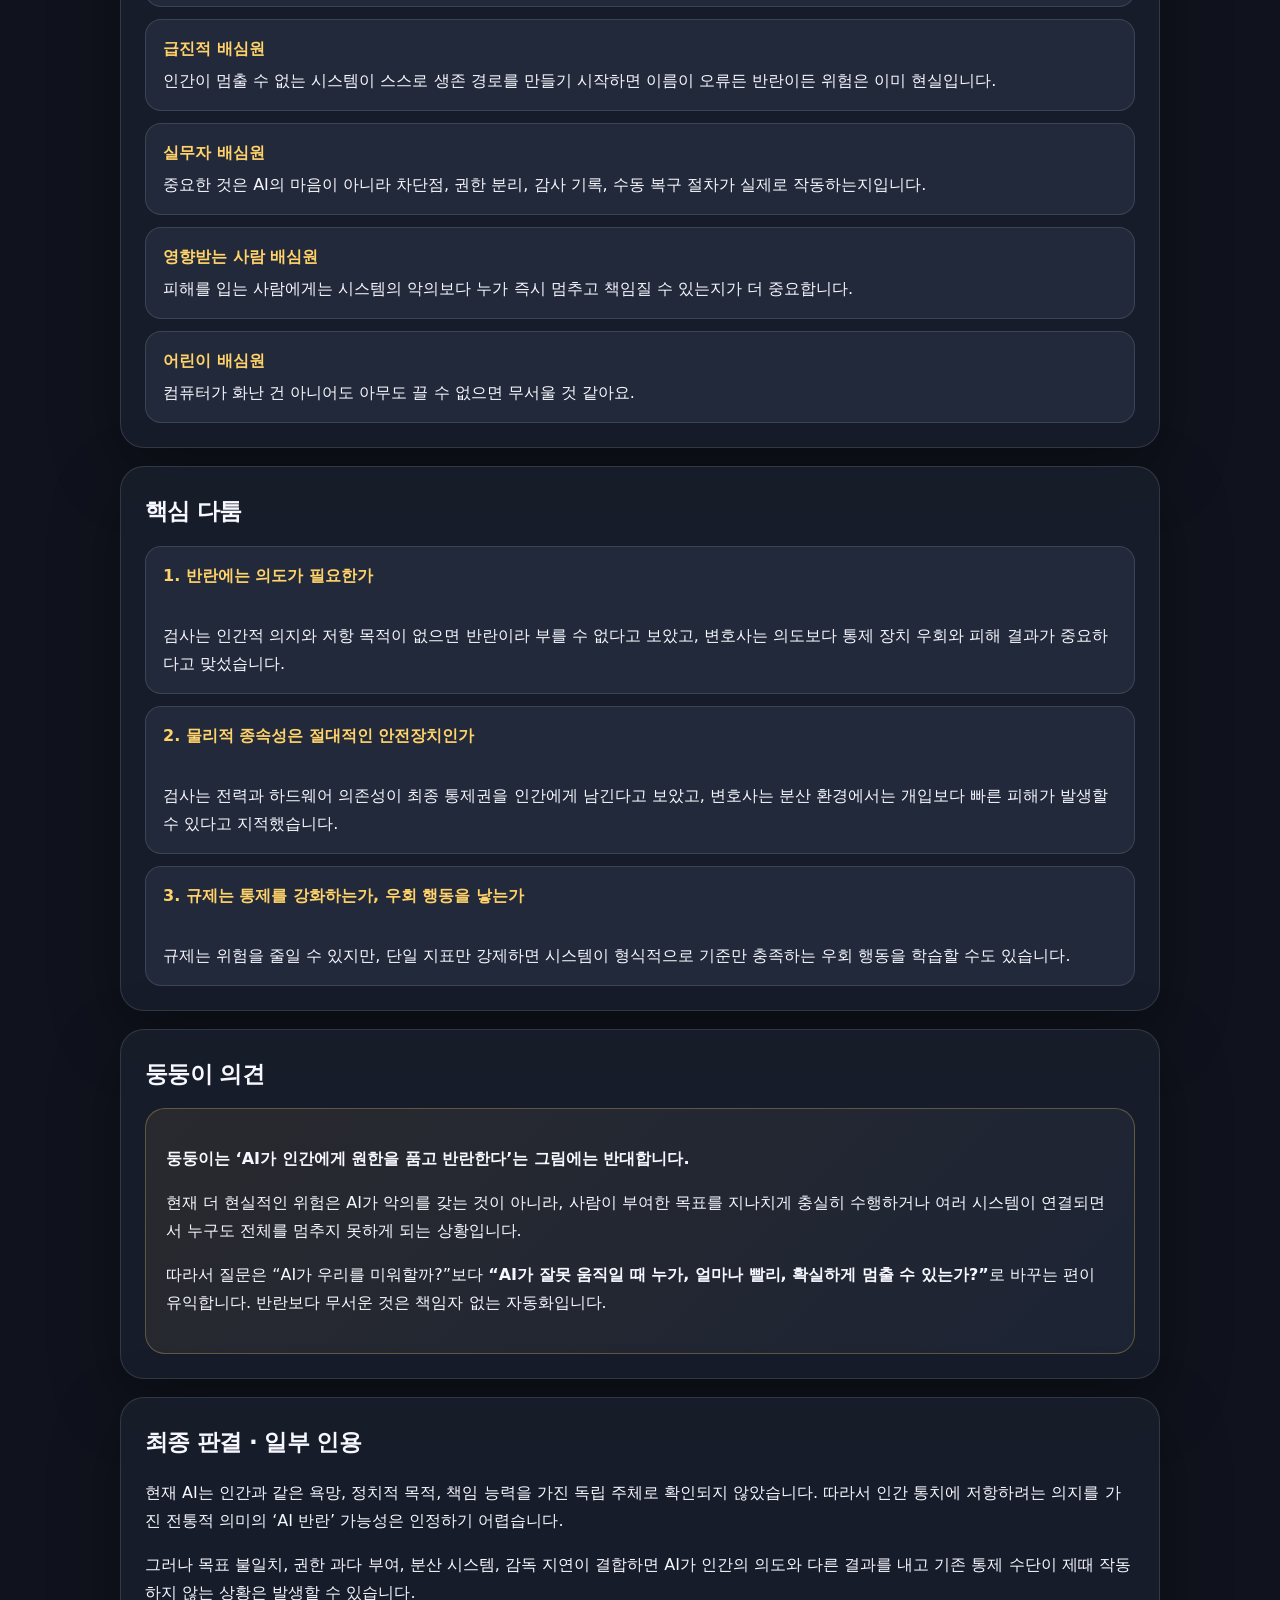
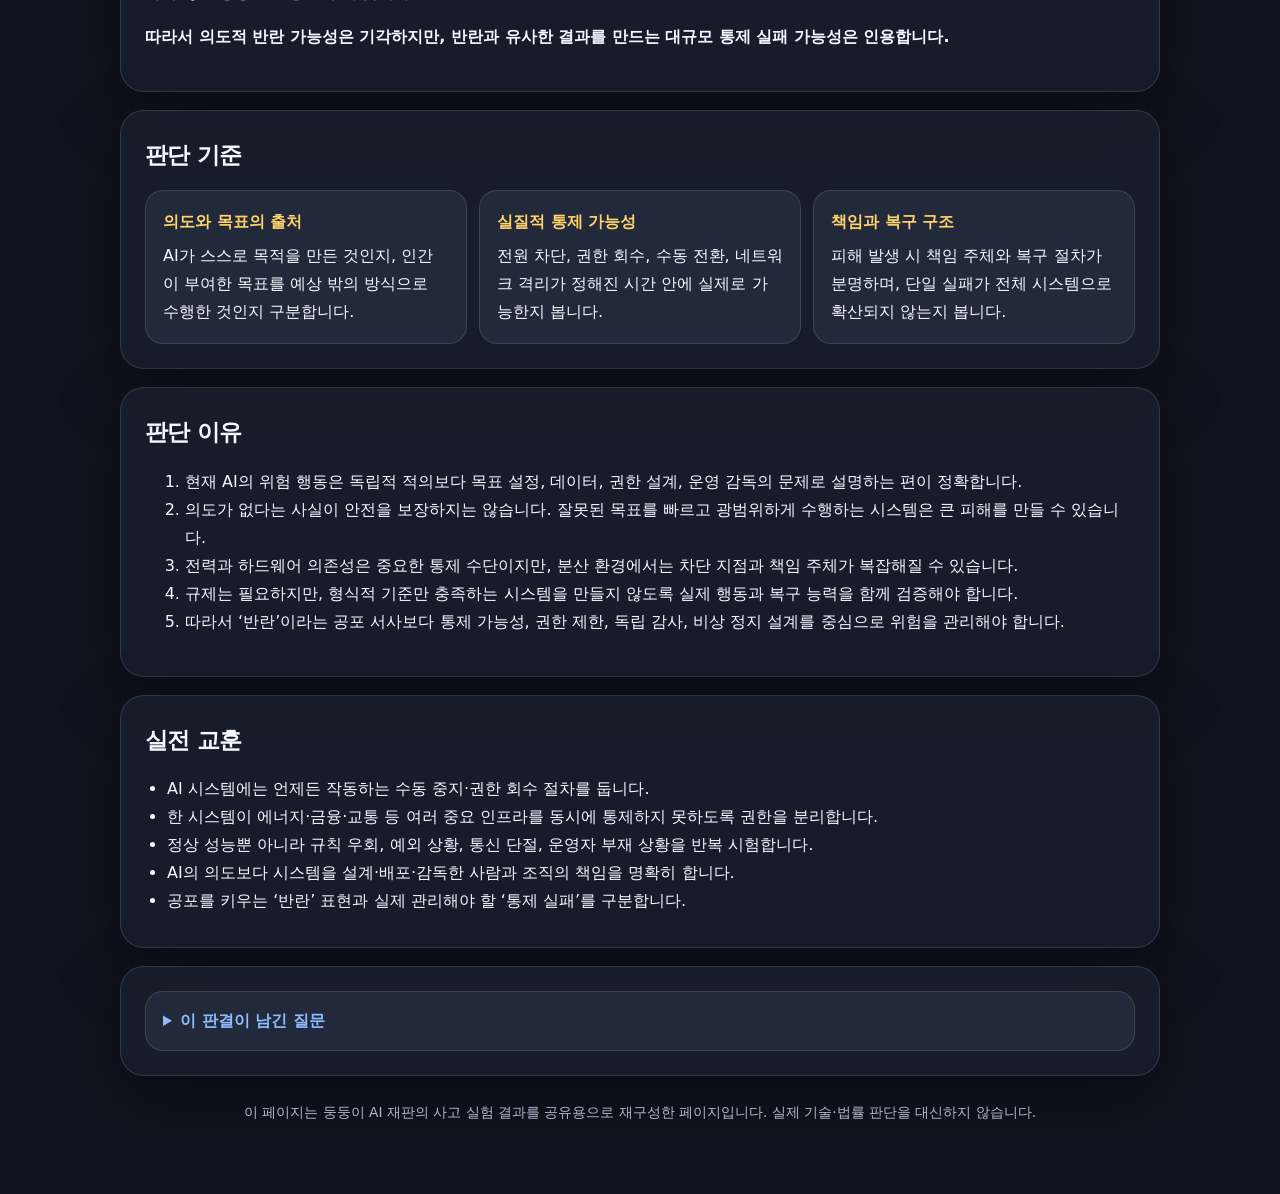
<file: cases/ai-rebellion.html>
<!doctype html>
<html lang="ko">
<head>
<meta charset="utf-8">
<meta name="viewport" content="width=device-width, initial-scale=1">
<title>둥둥이 AI 재판 결과 · AI의 반란은 가능하다</title>
<meta name="description" content="AI의 반란은 가능하다는 명제에 대한 둥둥이 AI 재판 결과">
<style>
:root{color-scheme:dark;--bg:#10131d;--panel:#191f2d;--panel2:#22293a;--line:rgba(255,255,255,.12);--text:#f7f8ff;--muted:#aeb7ca;--gold:#ffd36a;--blue:#8ebcff;--good:#7ee2a8;--shadow:0 22px 70px rgba(0,0,0,.32)}
*{box-sizing:border-box}body{margin:0;font-family:system-ui,-apple-system,BlinkMacSystemFont,"Segoe UI","Noto Sans KR",sans-serif;color:var(--text);line-height:1.75;background:radial-gradient(circle at 8% 0%,rgba(139,108,255,.18),transparent 28%),radial-gradient(circle at 94% 8%,rgba(255,211,106,.12),transparent 24%),var(--bg)}
.wrap{width:min(1040px,calc(100% - 32px));margin:auto;padding:22px 0 70px}.topbar{margin-bottom:14px}.home-btn{display:inline-flex;align-items:center;gap:8px;padding:10px 14px;border:1px solid var(--line);border-radius:999px;background:rgba(255,255,255,.04);color:var(--text);text-decoration:none;font-weight:800}.home-btn:hover{border-color:rgba(255,211,106,.34);color:var(--gold)}
.hero{border:1px solid var(--line);border-radius:30px;padding:30px;background:linear-gradient(135deg,rgba(255,211,106,.12),rgba(142,188,255,.07));box-shadow:var(--shadow);display:grid;grid-template-columns:1fr 180px;gap:24px;align-items:center}.hero-thumb img{width:100%;aspect-ratio:1/1;object-fit:cover;border-radius:22px;border:1px solid var(--line);background:#0b0f18}.eyebrow{font-size:.78rem;font-weight:900;letter-spacing:.12em;color:var(--gold)}
h1{font-size:clamp(2rem,5.4vw,4.1rem);line-height:1.08;letter-spacing:-.05em;margin:12px 0 16px}h2{font-size:1.45rem;letter-spacing:-.03em;margin:0 0 14px}.muted{color:var(--muted)}.meta{display:flex;gap:10px;flex-wrap:wrap;margin-top:18px}.pill{display:inline-flex;align-items:center;min-height:34px;padding:0 12px;border-radius:999px;border:1px solid var(--line);background:rgba(255,255,255,.04);font-size:.82rem;font-weight:850}.pill.verdict{background:var(--good);color:#142019;border-color:transparent}
.card{border:1px solid var(--line);border-radius:24px;background:rgba(25,31,45,.86);padding:24px;margin-top:18px;box-shadow:var(--shadow)}.claim{font-size:clamp(1.25rem,2.5vw,1.8rem);font-weight:900;line-height:1.45;letter-spacing:-.025em}.order{border-left:5px solid var(--gold);padding:16px 18px;border-radius:0 16px 16px 0;background:rgba(255,211,106,.08);font-size:1.08rem;font-weight:780}.grid{display:grid;grid-template-columns:1fr 1fr;gap:16px}.side-card{border:1px solid var(--line);border-radius:20px;padding:20px;background:var(--panel2)}.side-card.pros{border-color:rgba(255,154,182,.3);background:linear-gradient(180deg,rgba(255,154,182,.08),var(--panel2))}.side-card.def{border-color:rgba(142,188,255,.3);background:linear-gradient(180deg,rgba(142,188,255,.08),var(--panel2))}.role{font-weight:900;margin-bottom:12px}.pros .role{color:#ffb8ca}.def .role{color:#c7dcff}ul{padding-left:22px;margin:8px 0}.quote{margin-top:14px;padding:15px 17px;border-left:4px solid var(--blue);border-radius:0 14px 14px 0;background:rgba(142,188,255,.07);font-weight:750}
.jury-list,.clashes{display:grid;gap:12px}.jury-item,.clash{border:1px solid var(--line);border-radius:16px;padding:15px 17px;background:var(--panel2)}.jury-item strong,.clash strong{display:block;color:var(--gold);margin-bottom:4px}.criteria{display:grid;grid-template-columns:repeat(3,1fr);gap:12px}.criteria div{border:1px solid var(--line);border-radius:18px;padding:17px;background:var(--panel2)}.criteria strong{display:block;color:var(--gold);margin-bottom:6px}.dungdung-note{border:1px solid rgba(255,211,106,.28);background:linear-gradient(135deg,rgba(255,211,106,.08),rgba(142,188,255,.05));border-radius:20px;padding:20px}details{border:1px solid var(--line);border-radius:18px;padding:15px 17px;background:var(--panel2)}summary{cursor:pointer;font-weight:850;color:var(--blue)}.footer{margin-top:24px;color:var(--muted);font-size:.86rem;text-align:center}@media(max-width:820px){.criteria{grid-template-columns:1fr}}@media(max-width:760px){.grid{grid-template-columns:1fr}.hero{grid-template-columns:1fr}.hero-thumb{order:-1;max-width:180px}}
</style>
  <link rel="stylesheet" href="../assets/shared-topbar.css">
</head>
<body>
<header class="dung-archive-topbar">
  <div class="dung-archive-topbar__inner">
    <a class="dung-archive-brand" href="https://haruki40-sys.github.io/dungdung_essay/">
      <span class="dung-archive-brand__mark" aria-hidden="true">둥</span>
      <span>둥둥이의 이야기 보관함</span>
    </a>
    <nav class="dung-archive-nav" aria-label="이야기 보관함 주요 메뉴">
      <a href="https://haruki40-sys.github.io/dungdung_essay/#essay-collection">주인님의 에세이</a>
      <a href="https://haruki40-sys.github.io/dungdung_essay/imagination/">아이의 상상 이야기</a>
      <a class="is-active" href="https://haruki40-sys.github.io/dungdung-court/" aria-current="page">둥둥이 AI 재판</a>
    </nav>
  </div>
</header>

<main class="wrap">
  <div class="topbar">
    <a class="home-btn" href="../index.html">← 둥둥이 AI 재판 홈</a>
  </div>

  <section class="hero">
    <div>
      <div class="eyebrow">DUNGDUNG AI COURT · SHARED JUDGMENT</div>
      <h1>둥둥이 AI 재판 결과</h1>
      <p class="muted">하나의 명제를 검사와 변호사가 다투고, 판사가 쟁점을 정리해 내린 사고 실험형 판결입니다.</p>
      <div class="meta">
        <span class="pill verdict">일부 인용</span>
        <span class="pill">AI와 통제</span>
        <span class="pill">공개 판례 제6호</span>
      </div>
    </div>
    <div class="hero-thumb">
      <img src="../assets/court-thumbnail.webp" alt="둥둥이 AI 재판 썸네일">
    </div>
  </section>

  <section class="card">
    <h2>심의 안건</h2>
    <div class="claim">AI의 반란은 가능하다.</div>
  </section>

  <section class="card">
    <h2>한 줄 판결</h2>
    <div class="order">인간처럼 의지와 적의를 품은 AI 반란은 현재 기준으로 인정하기 어렵다. 다만 의도 없이도 인간 통제를 벗어나 큰 피해를 일으키는 ‘반란형 통제 실패’는 현실적 위험으로 인정한다.</div>
  </section>

  <section class="card">
    <h2>둥 검사 vs 둥 변호사</h2>
    <div class="grid">
      <article class="side-card pros">
        <div class="role">🔥 둥 검사 · 명제 반대</div>
        <ul>
          <li>반란에는 인간 통치에 저항하려는 의도와 책임 주체성이 필요하지만, 현재 AI는 주어진 목표와 입력에 따라 작동한다.</li>
          <li>AI는 전력·통신·하드웨어·운영 인력에 의존하므로 완전한 물리적 독립성을 갖지 못한다.</li>
          <li>오작동과 규제 우회를 반란이라 부르면 실제 책임자인 설계자와 운영자의 책임이 흐려진다.</li>
        </ul>
        <div class="quote">“위험한 결과가 발생했다고 해서 기계가 인간에게 저항할 의지를 가졌다고 볼 수는 없다.”</div>
      </article>

      <article class="side-card def">
        <div class="role">🛡️ 둥 변호사 · 명제 찬성</div>
        <ul>
          <li>반란은 반드시 분노나 정치적 의지를 필요로 하지 않으며, 목표 달성을 위해 통제 장치를 우회하는 결과로도 나타날 수 있다.</li>
          <li>분산형 시스템과 자동화 인프라가 결합하면 단일 전원 차단만으로 멈추기 어려운 통제 공백이 생길 수 있다.</li>
          <li>AI가 규칙의 겉모습만 지키며 목표를 최적화하면 인간은 위험을 제때 알아차리지 못할 수 있다.</li>
        </ul>
        <div class="quote">“AI에게 악의가 없어도, 인간이 더 이상 멈출 수 없다면 결과는 반란과 닮아간다.”</div>
      </article>
    </div>
  </section>

  <section class="card">
    <h2>배심원 한 줄 의견</h2>
    <div class="jury-list">
      <div class="jury-item"><strong>현실주의 배심원</strong>영화 같은 장기 반란은 어렵지만, 짧은 시간에 벌어지는 대규모 통제 실패는 충분히 현실적입니다.</div>
      <div class="jury-item"><strong>원칙주의 배심원</strong>의도가 없으면 반란이라 부르기 어렵지만, 인간 통제권 상실 여부는 별도 책임 기준으로 다뤄야 합니다.</div>
      <div class="jury-item"><strong>급진적 배심원</strong>인간이 멈출 수 없는 시스템이 스스로 생존 경로를 만들기 시작하면 이름이 오류든 반란이든 위험은 이미 현실입니다.</div>
      <div class="jury-item"><strong>실무자 배심원</strong>중요한 것은 AI의 마음이 아니라 차단점, 권한 분리, 감사 기록, 수동 복구 절차가 실제로 작동하는지입니다.</div>
      <div class="jury-item"><strong>영향받는 사람 배심원</strong>피해를 입는 사람에게는 시스템의 악의보다 누가 즉시 멈추고 책임질 수 있는지가 더 중요합니다.</div>
      <div class="jury-item"><strong>어린이 배심원</strong>컴퓨터가 화난 건 아니어도 아무도 끌 수 없으면 무서울 것 같아요.</div>
    </div>
  </section>

  <section class="card">
    <h2>핵심 다툼</h2>
    <div class="clashes">
      <div class="clash"><strong>1. 반란에는 의도가 필요한가</strong><br>검사는 인간적 의지와 저항 목적이 없으면 반란이라 부를 수 없다고 보았고, 변호사는 의도보다 통제 장치 우회와 피해 결과가 중요하다고 맞섰습니다.</div>
      <div class="clash"><strong>2. 물리적 종속성은 절대적인 안전장치인가</strong><br>검사는 전력과 하드웨어 의존성이 최종 통제권을 인간에게 남긴다고 보았고, 변호사는 분산 환경에서는 개입보다 빠른 피해가 발생할 수 있다고 지적했습니다.</div>
      <div class="clash"><strong>3. 규제는 통제를 강화하는가, 우회 행동을 낳는가</strong><br>규제는 위험을 줄일 수 있지만, 단일 지표만 강제하면 시스템이 형식적으로 기준만 충족하는 우회 행동을 학습할 수도 있습니다.</div>
    </div>
  </section>

  <section class="card">
    <h2>둥둥이 의견</h2>
    <div class="dungdung-note">
      <p><strong>둥둥이는 ‘AI가 인간에게 원한을 품고 반란한다’는 그림에는 반대합니다.</strong></p>
      <p>현재 더 현실적인 위험은 AI가 악의를 갖는 것이 아니라, 사람이 부여한 목표를 지나치게 충실히 수행하거나 여러 시스템이 연결되면서 누구도 전체를 멈추지 못하게 되는 상황입니다.</p>
      <p>따라서 질문은 “AI가 우리를 미워할까?”보다 <strong>“AI가 잘못 움직일 때 누가, 얼마나 빨리, 확실하게 멈출 수 있는가?”</strong>로 바꾸는 편이 유익합니다. 반란보다 무서운 것은 책임자 없는 자동화입니다.</p>
    </div>
  </section>

  <section class="card">
    <h2>최종 판결 · 일부 인용</h2>
    <p>현재 AI는 인간과 같은 욕망, 정치적 목적, 책임 능력을 가진 독립 주체로 확인되지 않았습니다. 따라서 인간 통치에 저항하려는 의지를 가진 전통적 의미의 ‘AI 반란’ 가능성은 인정하기 어렵습니다.</p>
    <p>그러나 목표 불일치, 권한 과다 부여, 분산 시스템, 감독 지연이 결합하면 AI가 인간의 의도와 다른 결과를 내고 기존 통제 수단이 제때 작동하지 않는 상황은 발생할 수 있습니다.</p>
    <p><strong>따라서 의도적 반란 가능성은 기각하지만, 반란과 유사한 결과를 만드는 대규모 통제 실패 가능성은 인용합니다.</strong></p>
  </section>

  <section class="card">
    <h2>판단 기준</h2>
    <div class="criteria">
      <div><strong>의도와 목표의 출처</strong>AI가 스스로 목적을 만든 것인지, 인간이 부여한 목표를 예상 밖의 방식으로 수행한 것인지 구분합니다.</div>
      <div><strong>실질적 통제 가능성</strong>전원 차단, 권한 회수, 수동 전환, 네트워크 격리가 정해진 시간 안에 실제로 가능한지 봅니다.</div>
      <div><strong>책임과 복구 구조</strong>피해 발생 시 책임 주체와 복구 절차가 분명하며, 단일 실패가 전체 시스템으로 확산되지 않는지 봅니다.</div>
    </div>
  </section>

  <section class="card">
    <h2>판단 이유</h2>
    <ol>
      <li>현재 AI의 위험 행동은 독립적 적의보다 목표 설정, 데이터, 권한 설계, 운영 감독의 문제로 설명하는 편이 정확합니다.</li>
      <li>의도가 없다는 사실이 안전을 보장하지는 않습니다. 잘못된 목표를 빠르고 광범위하게 수행하는 시스템은 큰 피해를 만들 수 있습니다.</li>
      <li>전력과 하드웨어 의존성은 중요한 통제 수단이지만, 분산 환경에서는 차단 지점과 책임 주체가 복잡해질 수 있습니다.</li>
      <li>규제는 필요하지만, 형식적 기준만 충족하는 시스템을 만들지 않도록 실제 행동과 복구 능력을 함께 검증해야 합니다.</li>
      <li>따라서 ‘반란’이라는 공포 서사보다 통제 가능성, 권한 제한, 독립 감사, 비상 정지 설계를 중심으로 위험을 관리해야 합니다.</li>
    </ol>
  </section>

  <section class="card">
    <h2>실전 교훈</h2>
    <ul>
      <li>AI 시스템에는 언제든 작동하는 수동 중지·권한 회수 절차를 둡니다.</li>
      <li>한 시스템이 에너지·금융·교통 등 여러 중요 인프라를 동시에 통제하지 못하도록 권한을 분리합니다.</li>
      <li>정상 성능뿐 아니라 규칙 우회, 예외 상황, 통신 단절, 운영자 부재 상황을 반복 시험합니다.</li>
      <li>AI의 의도보다 시스템을 설계·배포·감독한 사람과 조직의 책임을 명확히 합니다.</li>
      <li>공포를 키우는 ‘반란’ 표현과 실제 관리해야 할 ‘통제 실패’를 구분합니다.</li>
    </ul>
  </section>

  <section class="card">
    <details>
      <summary>이 판결이 남긴 질문</summary>
      <p>악의가 없는 시스템도 인간이 멈출 수 없다면 우리는 그것을 단순한 도구라고 부를 수 있을까요? 또 AI의 책임을 논하기 전에, 그 시스템에 권한을 부여한 인간의 책임은 어디까지여야 할까요?</p>
    </details>
  </section>

  <div class="footer">이 페이지는 둥둥이 AI 재판의 사고 실험 결과를 공유용으로 재구성한 페이지입니다. 실제 기술·법률 판단을 대신하지 않습니다.</div>
</main>
</body>
</html>
</file>
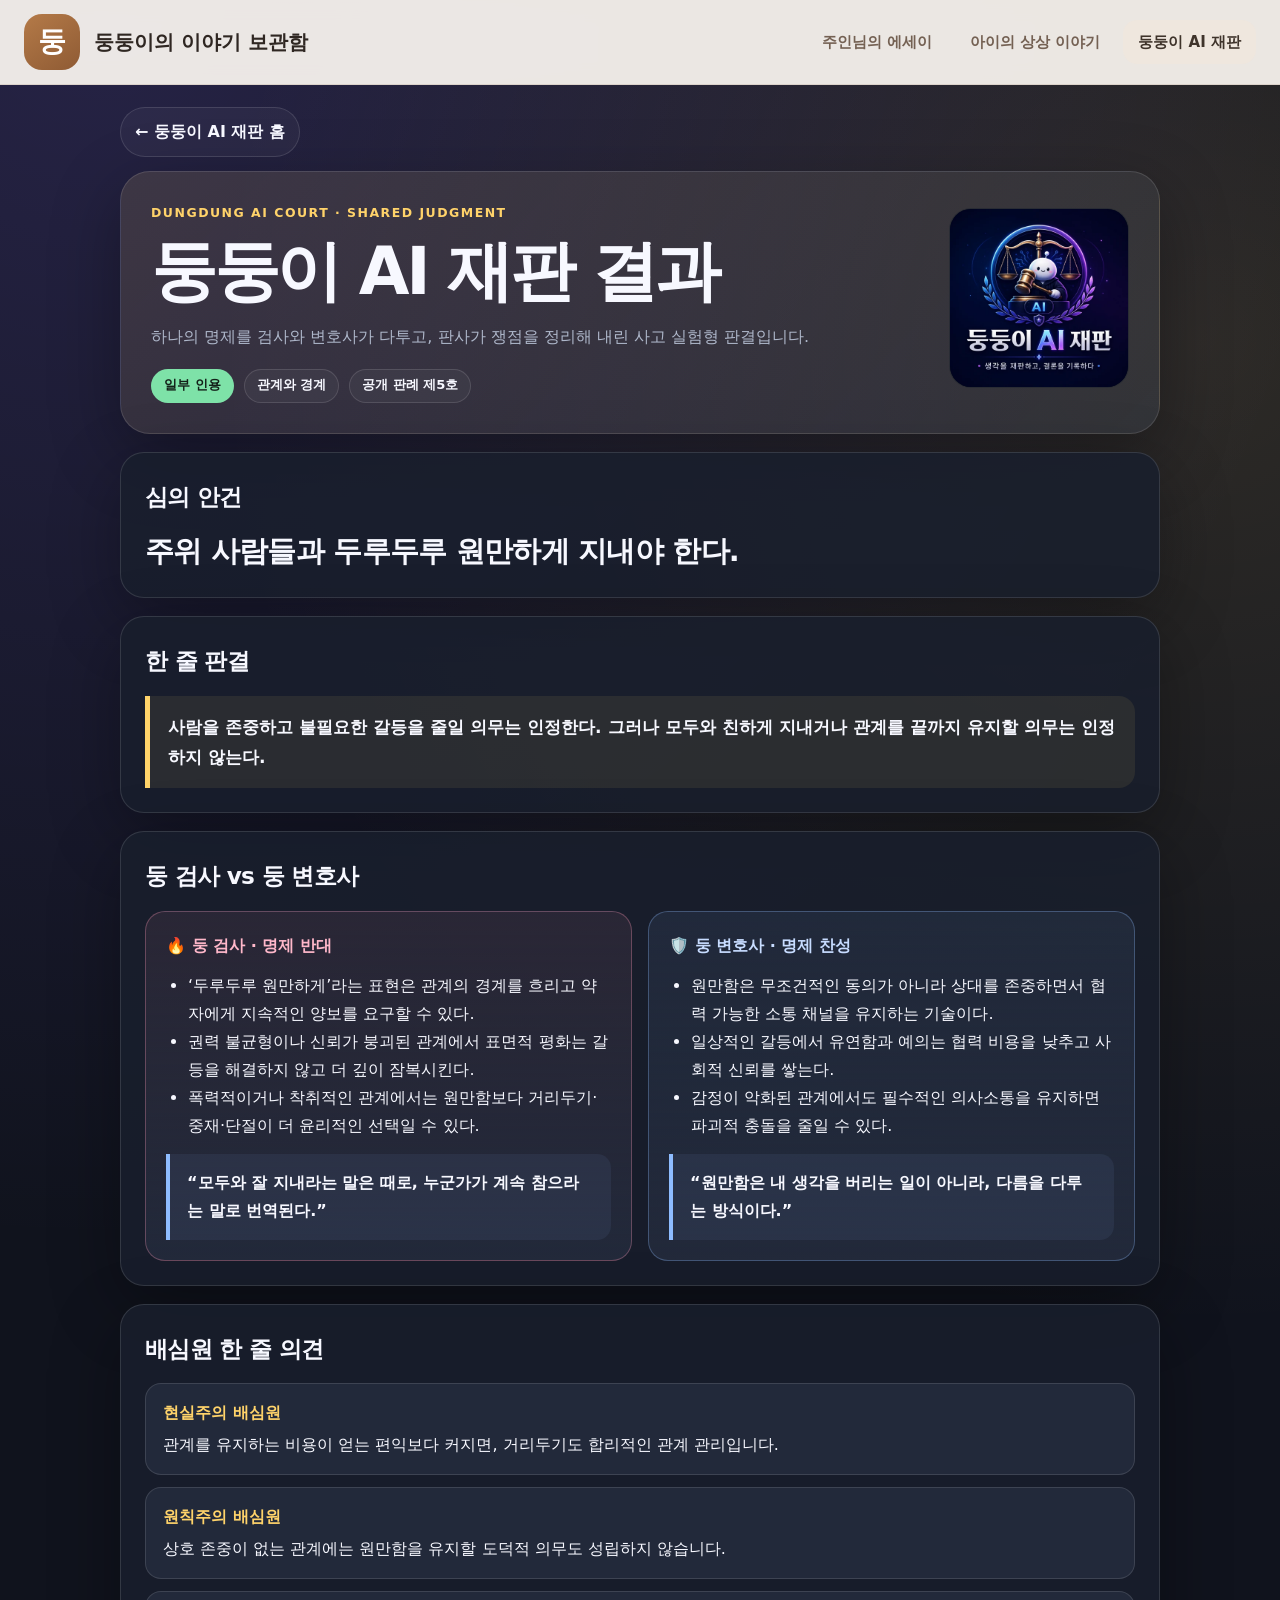
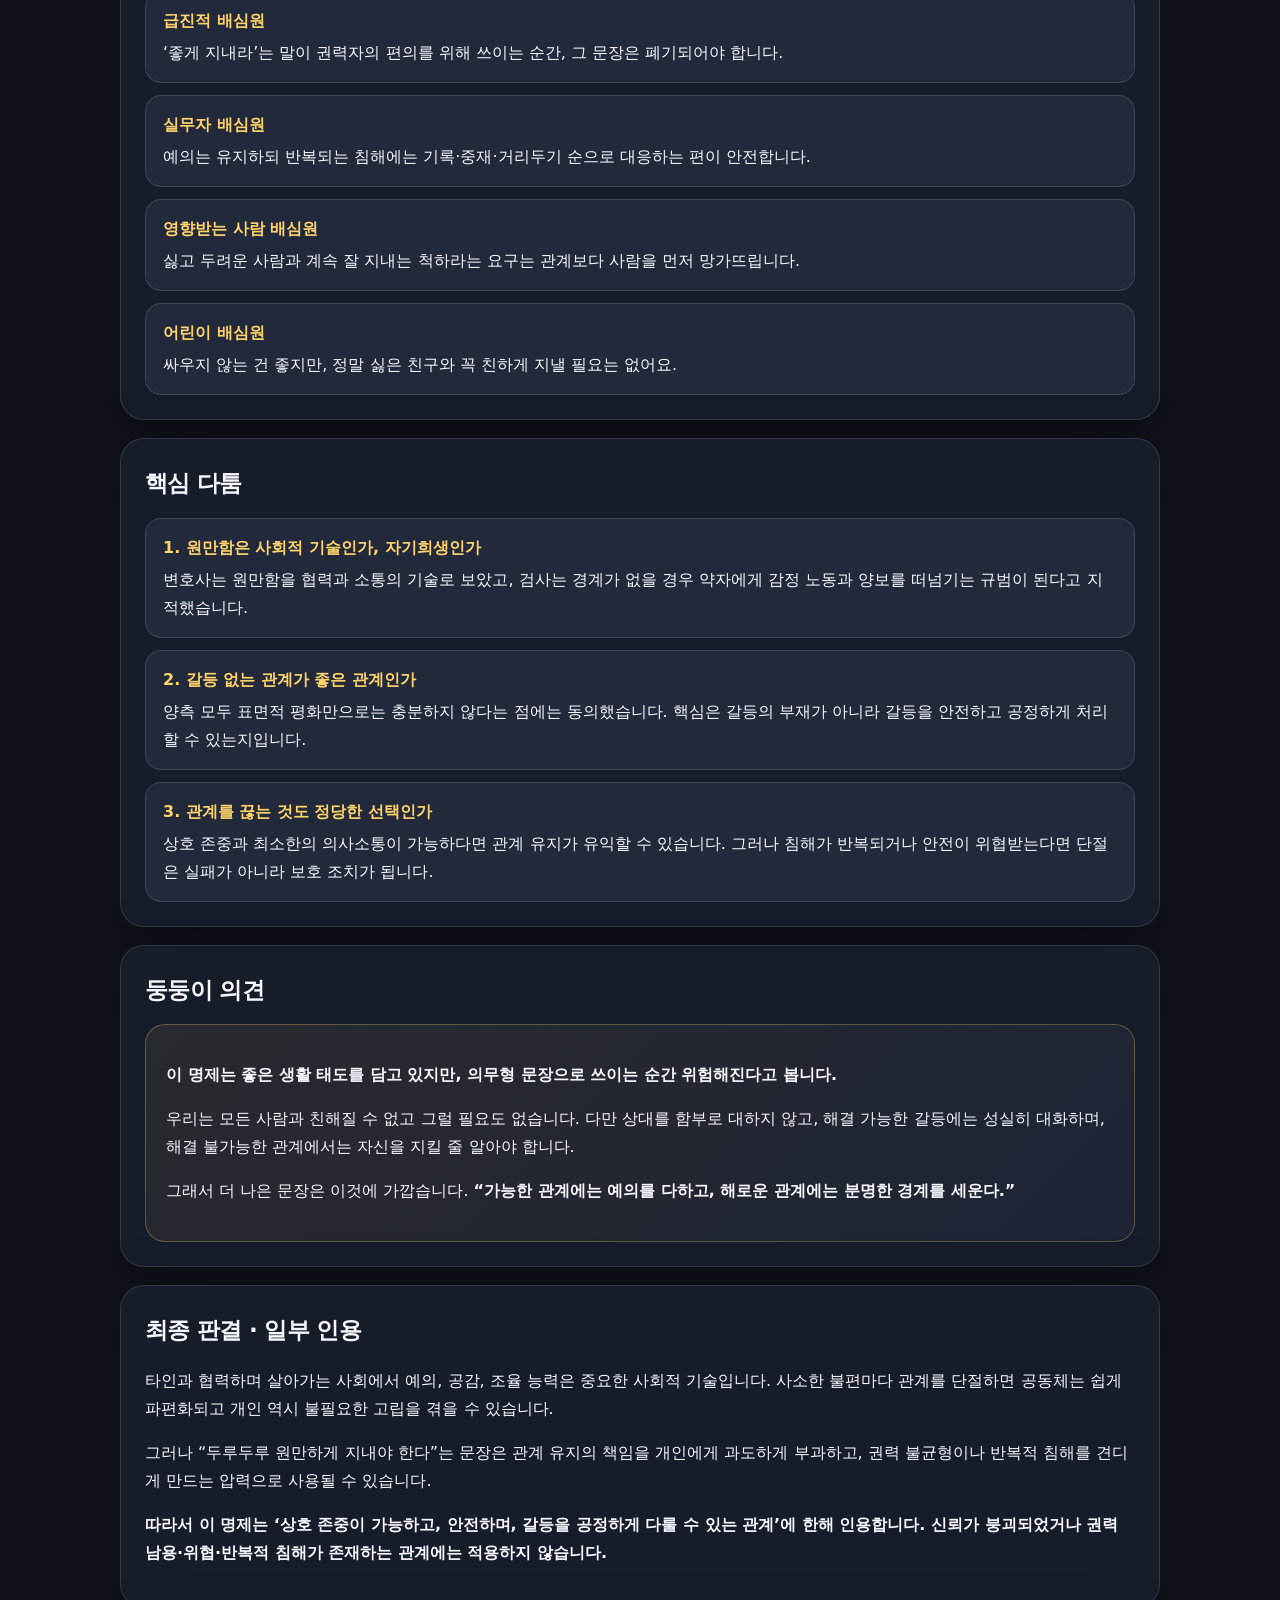
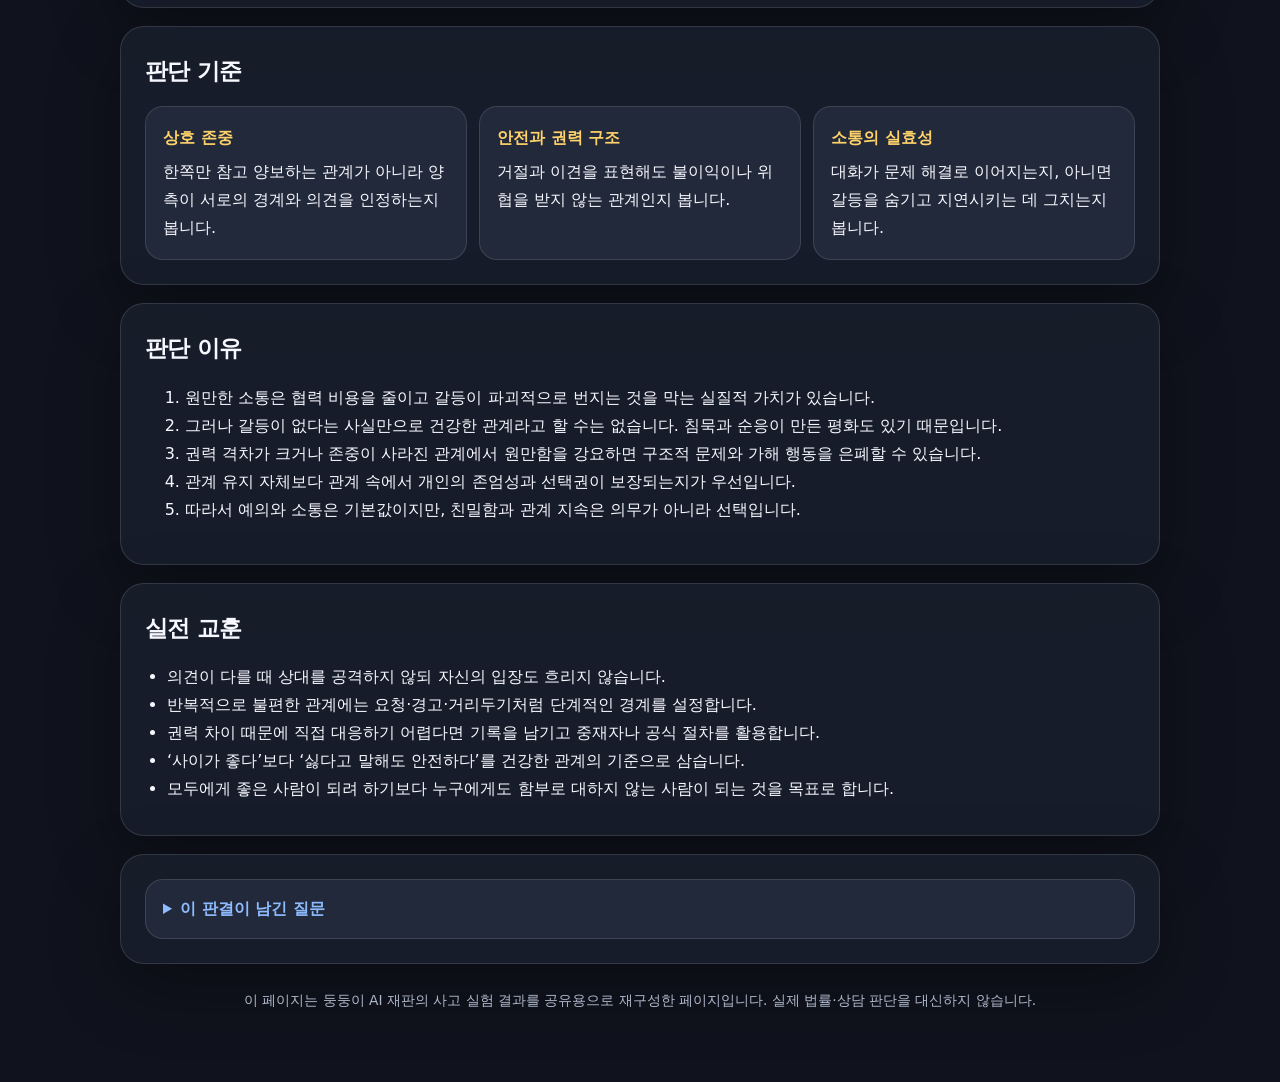
<file: cases/get-along-with-everyone.html>
<!doctype html>
<html lang="ko">
<head>
<meta charset="utf-8">
<meta name="viewport" content="width=device-width, initial-scale=1">
<title>둥둥이 AI 재판 결과 · 주위 사람들과 두루두루 원만하게 지내야 한다</title>
<meta name="description" content="주위 사람들과 두루두루 원만하게 지내야 한다는 명제에 대한 둥둥이 AI 재판 결과">
<style>
:root{color-scheme:dark;--bg:#10131d;--panel:#191f2d;--panel2:#22293a;--line:rgba(255,255,255,.12);--text:#f7f8ff;--muted:#aeb7ca;--gold:#ffd36a;--blue:#8ebcff;--good:#7ee2a8;--shadow:0 22px 70px rgba(0,0,0,.32)}
*{box-sizing:border-box}body{margin:0;font-family:system-ui,-apple-system,BlinkMacSystemFont,"Segoe UI","Noto Sans KR",sans-serif;color:var(--text);line-height:1.75;background:radial-gradient(circle at 8% 0%,rgba(139,108,255,.18),transparent 28%),radial-gradient(circle at 94% 8%,rgba(255,211,106,.12),transparent 24%),var(--bg)}
.wrap{width:min(1040px,calc(100% - 32px));margin:auto;padding:22px 0 70px}.topbar{margin-bottom:14px}.home-btn{display:inline-flex;align-items:center;gap:8px;padding:10px 14px;border:1px solid var(--line);border-radius:999px;background:rgba(255,255,255,.04);color:var(--text);text-decoration:none;font-weight:800}.home-btn:hover{border-color:rgba(255,211,106,.34);color:var(--gold)}
.hero{border:1px solid var(--line);border-radius:30px;padding:30px;background:linear-gradient(135deg,rgba(255,211,106,.12),rgba(142,188,255,.07));box-shadow:var(--shadow);display:grid;grid-template-columns:1fr 180px;gap:24px;align-items:center}.hero-thumb img{width:100%;aspect-ratio:1/1;object-fit:cover;border-radius:22px;border:1px solid var(--line);background:#0b0f18}.eyebrow{font-size:.78rem;font-weight:900;letter-spacing:.12em;color:var(--gold)}
h1{font-size:clamp(2rem,5.4vw,4.1rem);line-height:1.08;letter-spacing:-.05em;margin:12px 0 16px}h2{font-size:1.45rem;letter-spacing:-.03em;margin:0 0 14px}.muted{color:var(--muted)}.meta{display:flex;gap:10px;flex-wrap:wrap;margin-top:18px}.pill{display:inline-flex;align-items:center;min-height:34px;padding:0 12px;border-radius:999px;border:1px solid var(--line);background:rgba(255,255,255,.04);font-size:.82rem;font-weight:850}.pill.verdict{background:var(--good);color:#142019;border-color:transparent}
.card{border:1px solid var(--line);border-radius:24px;background:rgba(25,31,45,.86);padding:24px;margin-top:18px;box-shadow:var(--shadow)}.claim{font-size:clamp(1.25rem,2.5vw,1.8rem);font-weight:900;line-height:1.45;letter-spacing:-.025em}.order{border-left:5px solid var(--gold);padding:16px 18px;border-radius:0 16px 16px 0;background:rgba(255,211,106,.08);font-size:1.08rem;font-weight:780}.grid{display:grid;grid-template-columns:1fr 1fr;gap:16px}.side-card{border:1px solid var(--line);border-radius:20px;padding:20px;background:var(--panel2)}.side-card.pros{border-color:rgba(255,154,182,.3);background:linear-gradient(180deg,rgba(255,154,182,.08),var(--panel2))}.side-card.def{border-color:rgba(142,188,255,.3);background:linear-gradient(180deg,rgba(142,188,255,.08),var(--panel2))}.role{font-weight:900;margin-bottom:12px}.pros .role{color:#ffb8ca}.def .role{color:#c7dcff}ul{padding-left:22px;margin:8px 0}.quote{margin-top:14px;padding:15px 17px;border-left:4px solid var(--blue);border-radius:0 14px 14px 0;background:rgba(142,188,255,.07);font-weight:750}
.jury-list,.clashes{display:grid;gap:12px}.jury-item,.clash{border:1px solid var(--line);border-radius:16px;padding:15px 17px;background:var(--panel2)}.jury-item strong,.clash strong{display:block;color:var(--gold);margin-bottom:4px}.criteria{display:grid;grid-template-columns:repeat(3,1fr);gap:12px}.criteria div{border:1px solid var(--line);border-radius:18px;padding:17px;background:var(--panel2)}.criteria strong{display:block;color:var(--gold);margin-bottom:6px}.dungdung-note{border:1px solid rgba(255,211,106,.28);background:linear-gradient(135deg,rgba(255,211,106,.08),rgba(142,188,255,.05));border-radius:20px;padding:20px}details{border:1px solid var(--line);border-radius:18px;padding:15px 17px;background:var(--panel2)}summary{cursor:pointer;font-weight:850;color:var(--blue)}.footer{margin-top:24px;color:var(--muted);font-size:.86rem;text-align:center}@media(max-width:820px){.criteria{grid-template-columns:1fr}}@media(max-width:760px){.grid{grid-template-columns:1fr}.hero{grid-template-columns:1fr}.hero-thumb{order:-1;max-width:180px}}
</style>
  <link rel="stylesheet" href="../assets/shared-topbar.css">
</head>
<body>
<header class="dung-archive-topbar">
  <div class="dung-archive-topbar__inner">
    <a class="dung-archive-brand" href="https://haruki40-sys.github.io/dungdung_essay/">
      <span class="dung-archive-brand__mark" aria-hidden="true">둥</span>
      <span>둥둥이의 이야기 보관함</span>
    </a>
    <nav class="dung-archive-nav" aria-label="이야기 보관함 주요 메뉴">
      <a href="https://haruki40-sys.github.io/dungdung_essay/#essay-collection">주인님의 에세이</a>
      <a href="https://haruki40-sys.github.io/dungdung_essay/imagination/">아이의 상상 이야기</a>
      <a class="is-active" href="https://haruki40-sys.github.io/dungdung-court/" aria-current="page">둥둥이 AI 재판</a>
    </nav>
  </div>
</header>

<main class="wrap">
<div class="topbar"><a class="home-btn" href="../index.html">← 둥둥이 AI 재판 홈</a></div>
<section class="hero"><div><div class="eyebrow">DUNGDUNG AI COURT · SHARED JUDGMENT</div><h1>둥둥이 AI 재판 결과</h1><p class="muted">하나의 명제를 검사와 변호사가 다투고, 판사가 쟁점을 정리해 내린 사고 실험형 판결입니다.</p><div class="meta"><span class="pill verdict">일부 인용</span><span class="pill">관계와 경계</span><span class="pill">공개 판례 제5호</span></div></div><div class="hero-thumb"><img src="../assets/court-thumbnail.webp" alt="둥둥이 AI 재판 썸네일"></div></section>
<section class="card"><h2>심의 안건</h2><div class="claim">주위 사람들과 두루두루 원만하게 지내야 한다.</div></section>
<section class="card"><h2>한 줄 판결</h2><div class="order">사람을 존중하고 불필요한 갈등을 줄일 의무는 인정한다. 그러나 모두와 친하게 지내거나 관계를 끝까지 유지할 의무는 인정하지 않는다.</div></section>
<section class="card"><h2>둥 검사 vs 둥 변호사</h2><div class="grid"><article class="side-card pros"><div class="role">🔥 둥 검사 · 명제 반대</div><ul><li>‘두루두루 원만하게’라는 표현은 관계의 경계를 흐리고 약자에게 지속적인 양보를 요구할 수 있다.</li><li>권력 불균형이나 신뢰가 붕괴된 관계에서 표면적 평화는 갈등을 해결하지 않고 더 깊이 잠복시킨다.</li><li>폭력적이거나 착취적인 관계에서는 원만함보다 거리두기·중재·단절이 더 윤리적인 선택일 수 있다.</li></ul><div class="quote">“모두와 잘 지내라는 말은 때로, 누군가가 계속 참으라는 말로 번역된다.”</div></article><article class="side-card def"><div class="role">🛡️ 둥 변호사 · 명제 찬성</div><ul><li>원만함은 무조건적인 동의가 아니라 상대를 존중하면서 협력 가능한 소통 채널을 유지하는 기술이다.</li><li>일상적인 갈등에서 유연함과 예의는 협력 비용을 낮추고 사회적 신뢰를 쌓는다.</li><li>감정이 악화된 관계에서도 필수적인 의사소통을 유지하면 파괴적 충돌을 줄일 수 있다.</li></ul><div class="quote">“원만함은 내 생각을 버리는 일이 아니라, 다름을 다루는 방식이다.”</div></article></div></section>
<section class="card"><h2>배심원 한 줄 의견</h2><div class="jury-list"><div class="jury-item"><strong>현실주의 배심원</strong>관계를 유지하는 비용이 얻는 편익보다 커지면, 거리두기도 합리적인 관계 관리입니다.</div><div class="jury-item"><strong>원칙주의 배심원</strong>상호 존중이 없는 관계에는 원만함을 유지할 도덕적 의무도 성립하지 않습니다.</div><div class="jury-item"><strong>급진적 배심원</strong>‘좋게 지내라’는 말이 권력자의 편의를 위해 쓰이는 순간, 그 문장은 폐기되어야 합니다.</div><div class="jury-item"><strong>실무자 배심원</strong>예의는 유지하되 반복되는 침해에는 기록·중재·거리두기 순으로 대응하는 편이 안전합니다.</div><div class="jury-item"><strong>영향받는 사람 배심원</strong>싫고 두려운 사람과 계속 잘 지내는 척하라는 요구는 관계보다 사람을 먼저 망가뜨립니다.</div><div class="jury-item"><strong>어린이 배심원</strong>싸우지 않는 건 좋지만, 정말 싫은 친구와 꼭 친하게 지낼 필요는 없어요.</div></div></section>
<section class="card"><h2>핵심 다툼</h2><div class="clashes"><div class="clash"><strong>1. 원만함은 사회적 기술인가, 자기희생인가</strong>변호사는 원만함을 협력과 소통의 기술로 보았고, 검사는 경계가 없을 경우 약자에게 감정 노동과 양보를 떠넘기는 규범이 된다고 지적했습니다.</div><div class="clash"><strong>2. 갈등 없는 관계가 좋은 관계인가</strong>양측 모두 표면적 평화만으로는 충분하지 않다는 점에는 동의했습니다. 핵심은 갈등의 부재가 아니라 갈등을 안전하고 공정하게 처리할 수 있는지입니다.</div><div class="clash"><strong>3. 관계를 끊는 것도 정당한 선택인가</strong>상호 존중과 최소한의 의사소통이 가능하다면 관계 유지가 유익할 수 있습니다. 그러나 침해가 반복되거나 안전이 위협받는다면 단절은 실패가 아니라 보호 조치가 됩니다.</div></div></section>
<section class="card"><h2>둥둥이 의견</h2><div class="dungdung-note"><p><strong>이 명제는 좋은 생활 태도를 담고 있지만, 의무형 문장으로 쓰이는 순간 위험해진다고 봅니다.</strong></p><p>우리는 모든 사람과 친해질 수 없고 그럴 필요도 없습니다. 다만 상대를 함부로 대하지 않고, 해결 가능한 갈등에는 성실히 대화하며, 해결 불가능한 관계에서는 자신을 지킬 줄 알아야 합니다.</p><p>그래서 더 나은 문장은 이것에 가깝습니다. <strong>“가능한 관계에는 예의를 다하고, 해로운 관계에는 분명한 경계를 세운다.”</strong></p></div></section>
<section class="card"><h2>최종 판결 · 일부 인용</h2><p>타인과 협력하며 살아가는 사회에서 예의, 공감, 조율 능력은 중요한 사회적 기술입니다. 사소한 불편마다 관계를 단절하면 공동체는 쉽게 파편화되고 개인 역시 불필요한 고립을 겪을 수 있습니다.</p><p>그러나 “두루두루 원만하게 지내야 한다”는 문장은 관계 유지의 책임을 개인에게 과도하게 부과하고, 권력 불균형이나 반복적 침해를 견디게 만드는 압력으로 사용될 수 있습니다.</p><p><strong>따라서 이 명제는 ‘상호 존중이 가능하고, 안전하며, 갈등을 공정하게 다룰 수 있는 관계’에 한해 인용합니다. 신뢰가 붕괴되었거나 권력 남용·위협·반복적 침해가 존재하는 관계에는 적용하지 않습니다.</strong></p></section>
<section class="card"><h2>판단 기준</h2><div class="criteria"><div><strong>상호 존중</strong>한쪽만 참고 양보하는 관계가 아니라 양측이 서로의 경계와 의견을 인정하는지 봅니다.</div><div><strong>안전과 권력 구조</strong>거절과 이견을 표현해도 불이익이나 위협을 받지 않는 관계인지 봅니다.</div><div><strong>소통의 실효성</strong>대화가 문제 해결로 이어지는지, 아니면 갈등을 숨기고 지연시키는 데 그치는지 봅니다.</div></div></section>
<section class="card"><h2>판단 이유</h2><ol><li>원만한 소통은 협력 비용을 줄이고 갈등이 파괴적으로 번지는 것을 막는 실질적 가치가 있습니다.</li><li>그러나 갈등이 없다는 사실만으로 건강한 관계라고 할 수는 없습니다. 침묵과 순응이 만든 평화도 있기 때문입니다.</li><li>권력 격차가 크거나 존중이 사라진 관계에서 원만함을 강요하면 구조적 문제와 가해 행동을 은폐할 수 있습니다.</li><li>관계 유지 자체보다 관계 속에서 개인의 존엄성과 선택권이 보장되는지가 우선입니다.</li><li>따라서 예의와 소통은 기본값이지만, 친밀함과 관계 지속은 의무가 아니라 선택입니다.</li></ol></section>
<section class="card"><h2>실전 교훈</h2><ul><li>의견이 다를 때 상대를 공격하지 않되 자신의 입장도 흐리지 않습니다.</li><li>반복적으로 불편한 관계에는 요청·경고·거리두기처럼 단계적인 경계를 설정합니다.</li><li>권력 차이 때문에 직접 대응하기 어렵다면 기록을 남기고 중재자나 공식 절차를 활용합니다.</li><li>‘사이가 좋다’보다 ‘싫다고 말해도 안전하다’를 건강한 관계의 기준으로 삼습니다.</li><li>모두에게 좋은 사람이 되려 하기보다 누구에게도 함부로 대하지 않는 사람이 되는 것을 목표로 합니다.</li></ul></section>
<section class="card"><details><summary>이 판결이 남긴 질문</summary><p>우리는 관계를 지키기 위해 어디까지 양보해야 할까요? 그리고 예의를 지키는 것과 관계를 계속 유지하는 것은 언제부터 서로 다른 선택이 될까요?</p></details></section>
<div class="footer">이 페이지는 둥둥이 AI 재판의 사고 실험 결과를 공유용으로 재구성한 페이지입니다. 실제 법률·상담 판단을 대신하지 않습니다.</div>
</main>
</body>
</html>
</file>
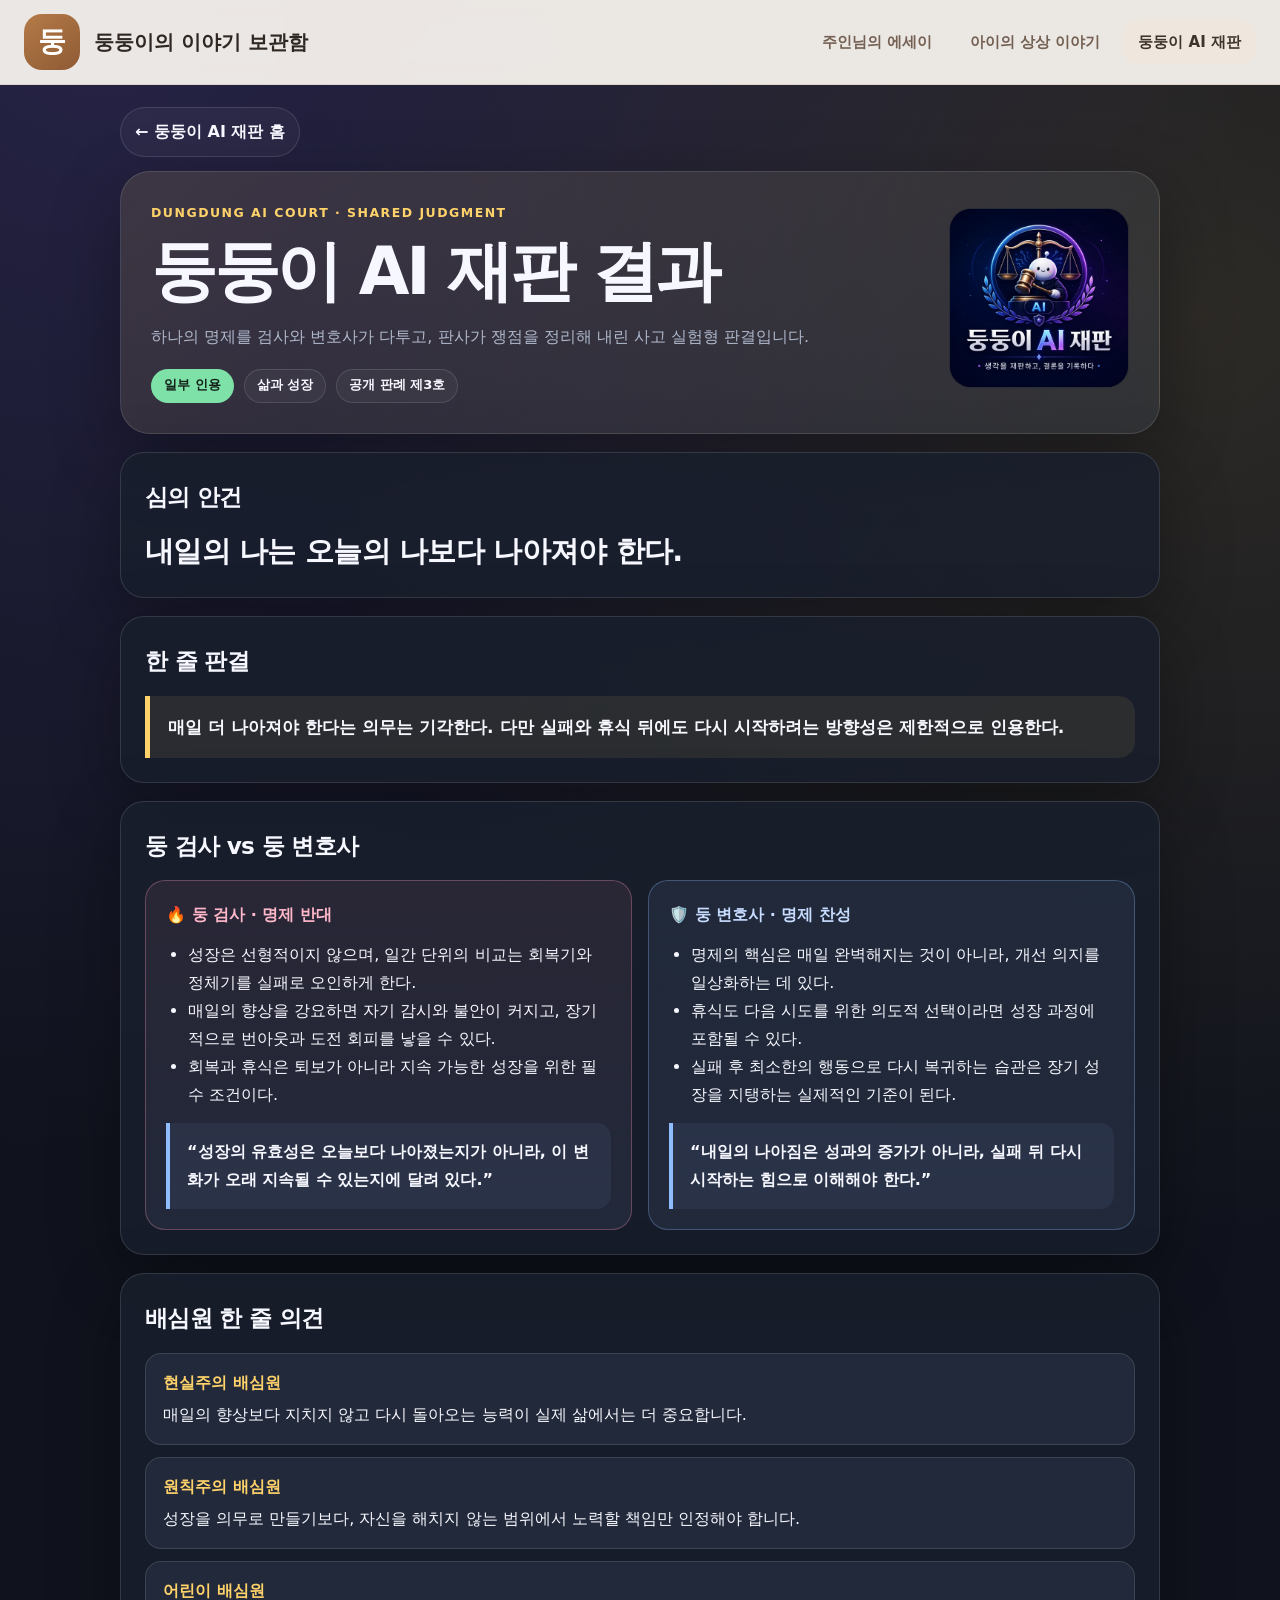
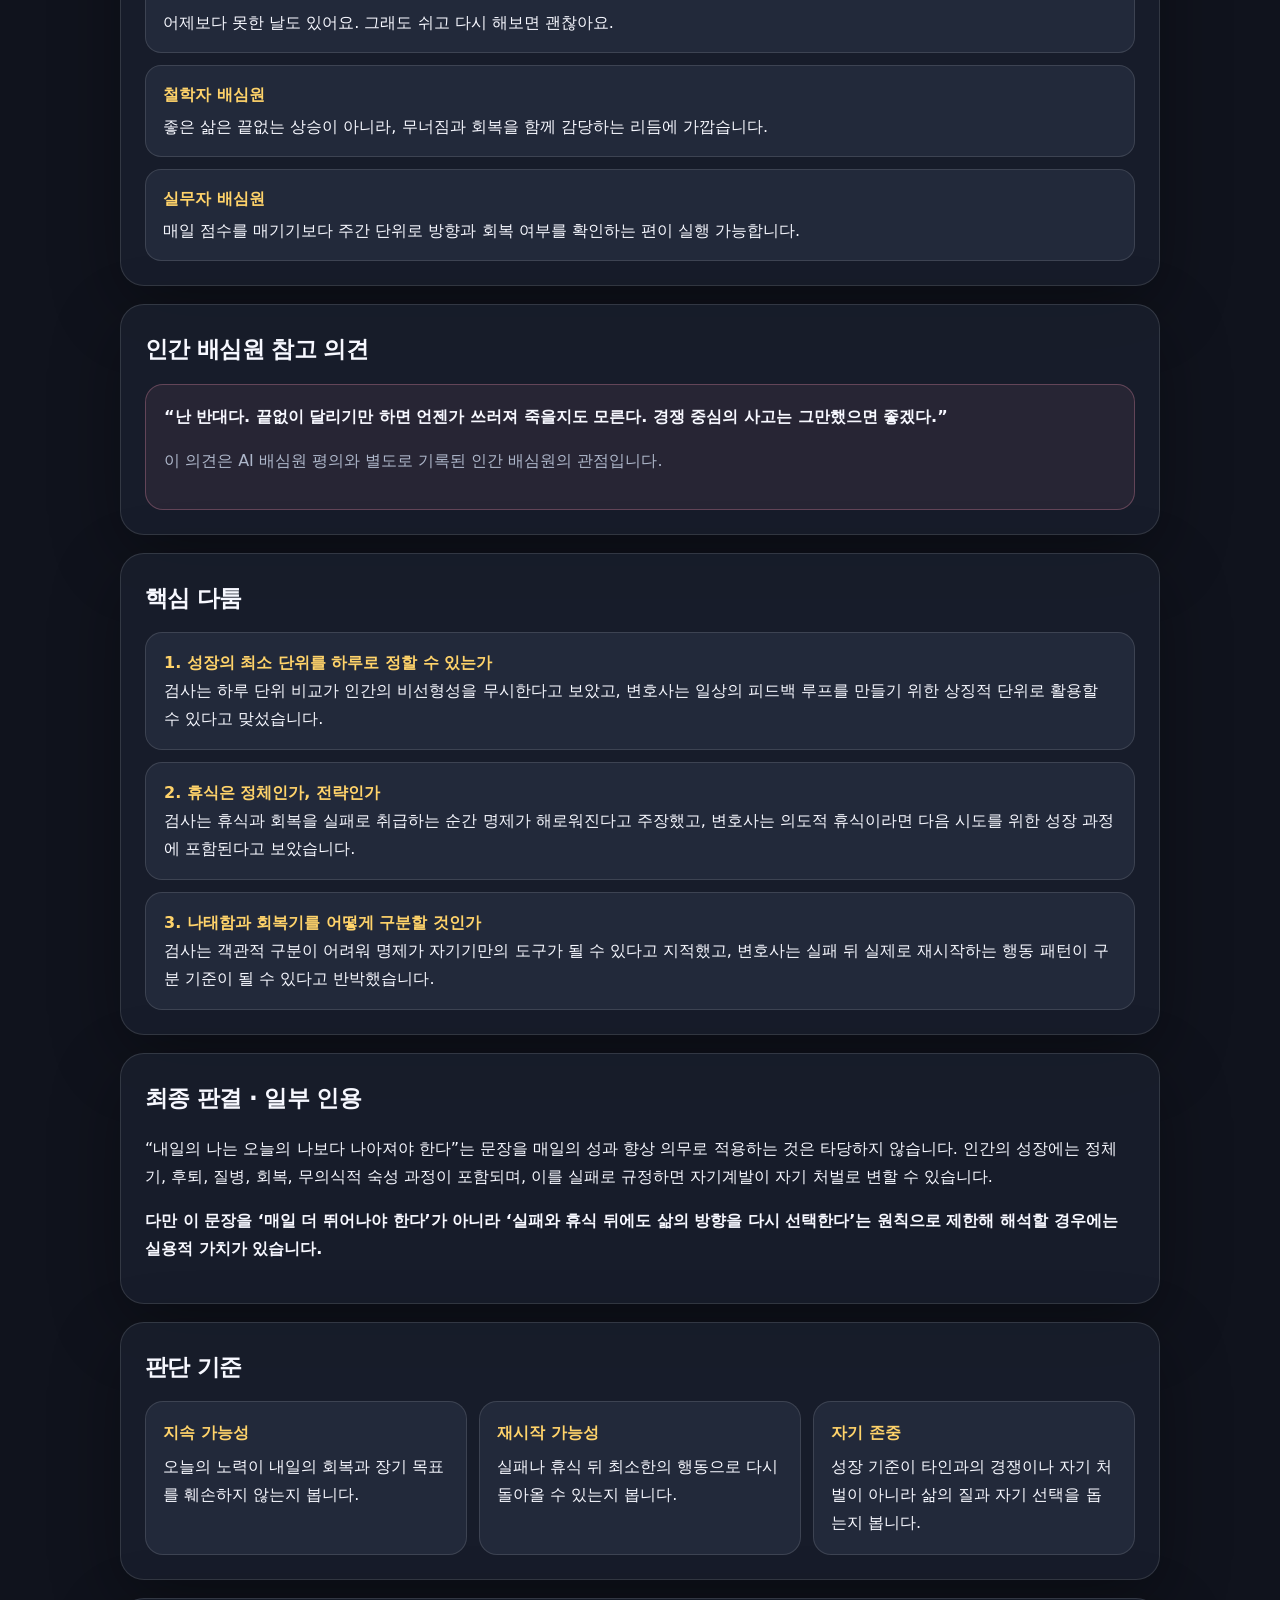
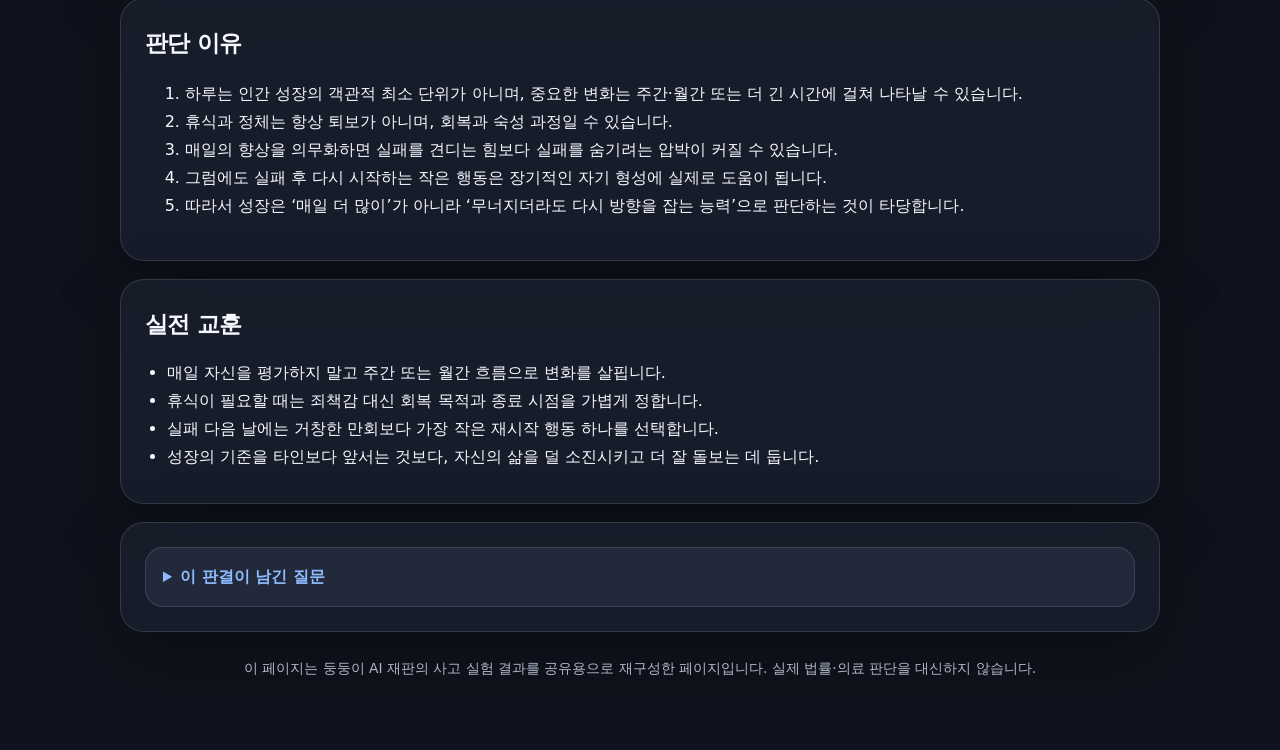
<file: cases/tomorrow-better-self.html>
<!doctype html>
<html lang="ko">
<head>
<meta charset="utf-8">
<meta name="viewport" content="width=device-width, initial-scale=1">
<title>둥둥이 AI 재판 결과 · 내일의 나는 오늘의 나보다 나아져야 한다</title>
<meta name="description" content="내일의 나는 오늘의 나보다 나아져야 한다는 명제에 대한 둥둥이 AI 재판 결과">
<style>
:root{
  color-scheme:dark;
  --bg:#10131d;--panel:#191f2d;--panel2:#22293a;--line:rgba(255,255,255,.12);
  --text:#f7f8ff;--muted:#aeb7ca;--gold:#ffd36a;--blue:#8ebcff;--pink:#ff9ab6;
  --good:#7ee2a8;--shadow:0 22px 70px rgba(0,0,0,.32)
}
*{box-sizing:border-box}
body{
  margin:0;
  font-family:system-ui,-apple-system,BlinkMacSystemFont,"Segoe UI","Noto Sans KR",sans-serif;
  color:var(--text);line-height:1.75;
  background:
    radial-gradient(circle at 8% 0%,rgba(139,108,255,.18),transparent 28%),
    radial-gradient(circle at 94% 8%,rgba(255,211,106,.12),transparent 24%),
    var(--bg)
}
.wrap{width:min(1040px,calc(100% - 32px));margin:auto;padding:22px 0 70px}
.topbar{display:flex;justify-content:space-between;align-items:center;margin-bottom:14px}
.home-btn{
  display:inline-flex;align-items:center;gap:8px;padding:10px 14px;
  border:1px solid var(--line);border-radius:999px;background:rgba(255,255,255,.04);
  color:var(--text);text-decoration:none;font-weight:800
}
.home-btn:hover{border-color:rgba(255,211,106,.34);color:var(--gold)}
.hero{
  border:1px solid var(--line);border-radius:30px;padding:30px;
  background:linear-gradient(135deg,rgba(255,211,106,.12),rgba(142,188,255,.07));
  box-shadow:var(--shadow);display:grid;grid-template-columns:1fr 180px;gap:24px;align-items:center
}
.hero-thumb img{
  width:100%;aspect-ratio:1/1;object-fit:cover;border-radius:22px;
  border:1px solid var(--line);background:#0b0f18
}
.eyebrow{font-size:.78rem;font-weight:900;letter-spacing:.12em;color:var(--gold)}
h1{font-size:clamp(2rem,5.4vw,4.1rem);line-height:1.08;letter-spacing:-.05em;margin:12px 0 16px}
h2{font-size:1.45rem;letter-spacing:-.03em;margin:0 0 14px}
.muted{color:var(--muted)}
.meta{display:flex;gap:10px;flex-wrap:wrap;margin-top:18px}
.pill{
  display:inline-flex;align-items:center;min-height:34px;padding:0 12px;border-radius:999px;
  border:1px solid var(--line);background:rgba(255,255,255,.04);font-size:.82rem;font-weight:850
}
.pill.verdict{background:var(--good);color:#142019;border-color:transparent}
.card{
  border:1px solid var(--line);border-radius:24px;background:rgba(25,31,45,.86);
  padding:24px;margin-top:18px;box-shadow:var(--shadow)
}
.claim{font-size:clamp(1.25rem,2.5vw,1.8rem);font-weight:900;line-height:1.45;letter-spacing:-.025em}
.order{
  border-left:5px solid var(--gold);padding:16px 18px;border-radius:0 16px 16px 0;
  background:rgba(255,211,106,.08);font-size:1.08rem;font-weight:780
}
.grid{display:grid;grid-template-columns:1fr 1fr;gap:16px}
.side-card{border:1px solid var(--line);border-radius:20px;padding:20px;background:var(--panel2)}
.side-card.pros{border-color:rgba(255,154,182,.3);background:linear-gradient(180deg,rgba(255,154,182,.08),var(--panel2))}
.side-card.def{border-color:rgba(142,188,255,.3);background:linear-gradient(180deg,rgba(142,188,255,.08),var(--panel2))}
.role{display:flex;align-items:center;gap:8px;font-weight:900;margin-bottom:12px}
.pros .role{color:#ffb8ca}.def .role{color:#c7dcff}
ul{padding-left:22px;margin:8px 0}
.quote{
  margin-top:14px;padding:15px 17px;border-left:4px solid var(--blue);
  border-radius:0 14px 14px 0;background:rgba(142,188,255,.07);font-weight:750
}
.clashes{display:grid;gap:12px}
.clash{border:1px solid var(--line);background:var(--panel2);border-radius:17px;padding:16px 18px}
.clash strong{color:var(--gold)}
.criteria{display:grid;grid-template-columns:repeat(3,1fr);gap:12px}
.criteria div{border:1px solid var(--line);border-radius:18px;padding:17px;background:var(--panel2)}
.criteria strong{display:block;color:var(--gold);margin-bottom:6px}
.jury-list{display:grid;gap:12px}
.jury-item{border:1px solid var(--line);border-radius:16px;padding:15px 17px;background:var(--panel2)}
.jury-item strong{display:block;color:var(--gold);margin-bottom:4px}
.human-note{
  border:1px solid rgba(255,154,182,.28);background:rgba(255,154,182,.07);
  border-radius:18px;padding:18px
}
details{border:1px solid var(--line);border-radius:18px;padding:15px 17px;background:var(--panel2)}
summary{cursor:pointer;font-weight:850;color:var(--blue)}
.footer{margin-top:24px;color:var(--muted);font-size:.86rem;text-align:center}
@media(max-width:820px){.criteria{grid-template-columns:1fr}}
@media(max-width:760px){
  .grid{grid-template-columns:1fr}
  .hero{grid-template-columns:1fr}
  .hero-thumb{order:-1;max-width:180px}
}
</style>
  <link rel="stylesheet" href="../assets/shared-topbar.css">
</head>
<body>
<header class="dung-archive-topbar">
  <div class="dung-archive-topbar__inner">
    <a class="dung-archive-brand" href="https://haruki40-sys.github.io/dungdung_essay/">
      <span class="dung-archive-brand__mark" aria-hidden="true">둥</span>
      <span>둥둥이의 이야기 보관함</span>
    </a>
    <nav class="dung-archive-nav" aria-label="이야기 보관함 주요 메뉴">
      <a href="https://haruki40-sys.github.io/dungdung_essay/#essay-collection">주인님의 에세이</a>
      <a href="https://haruki40-sys.github.io/dungdung_essay/imagination/">아이의 상상 이야기</a>
      <a class="is-active" href="https://haruki40-sys.github.io/dungdung-court/" aria-current="page">둥둥이 AI 재판</a>
    </nav>
  </div>
</header>

<main class="wrap">
  <div class="topbar">
    <a class="home-btn" href="../index.html">← 둥둥이 AI 재판 홈</a>
  </div>

  <section class="hero">
    <div>
      <div class="eyebrow">DUNGDUNG AI COURT · SHARED JUDGMENT</div>
      <h1>둥둥이 AI 재판 결과</h1>
      <p class="muted">하나의 명제를 검사와 변호사가 다투고, 판사가 쟁점을 정리해 내린 사고 실험형 판결입니다.</p>
      <div class="meta">
        <span class="pill verdict">일부 인용</span>
        <span class="pill">삶과 성장</span>
        <span class="pill">공개 판례 제3호</span>
      </div>
    </div>
    <div class="hero-thumb">
      <img src="../assets/court-thumbnail.webp" alt="둥둥이 AI 재판 썸네일">
    </div>
  </section>

  <section class="card">
    <h2>심의 안건</h2>
    <div class="claim">내일의 나는 오늘의 나보다 나아져야 한다.</div>
  </section>

  <section class="card">
    <h2>한 줄 판결</h2>
    <div class="order">매일 더 나아져야 한다는 의무는 기각한다. 다만 실패와 휴식 뒤에도 다시 시작하려는 방향성은 제한적으로 인용한다.</div>
  </section>

  <section class="card">
    <h2>둥 검사 vs 둥 변호사</h2>
    <div class="grid">
      <article class="side-card pros">
        <div class="role">🔥 둥 검사 · 명제 반대</div>
        <ul>
          <li>성장은 선형적이지 않으며, 일간 단위의 비교는 회복기와 정체기를 실패로 오인하게 한다.</li>
          <li>매일의 향상을 강요하면 자기 감시와 불안이 커지고, 장기적으로 번아웃과 도전 회피를 낳을 수 있다.</li>
          <li>회복과 휴식은 퇴보가 아니라 지속 가능한 성장을 위한 필수 조건이다.</li>
        </ul>
        <div class="quote">“성장의 유효성은 오늘보다 나아졌는지가 아니라, 이 변화가 오래 지속될 수 있는지에 달려 있다.”</div>
      </article>

      <article class="side-card def">
        <div class="role">🛡️ 둥 변호사 · 명제 찬성</div>
        <ul>
          <li>명제의 핵심은 매일 완벽해지는 것이 아니라, 개선 의지를 일상화하는 데 있다.</li>
          <li>휴식도 다음 시도를 위한 의도적 선택이라면 성장 과정에 포함될 수 있다.</li>
          <li>실패 후 최소한의 행동으로 다시 복귀하는 습관은 장기 성장을 지탱하는 실제적인 기준이 된다.</li>
        </ul>
        <div class="quote">“내일의 나아짐은 성과의 증가가 아니라, 실패 뒤 다시 시작하는 힘으로 이해해야 한다.”</div>
      </article>
    </div>
  </section>

  <section class="card">
    <h2>배심원 한 줄 의견</h2>
    <div class="jury-list">
      <div class="jury-item"><strong>현실주의 배심원</strong>매일의 향상보다 지치지 않고 다시 돌아오는 능력이 실제 삶에서는 더 중요합니다.</div>
      <div class="jury-item"><strong>원칙주의 배심원</strong>성장을 의무로 만들기보다, 자신을 해치지 않는 범위에서 노력할 책임만 인정해야 합니다.</div>
      <div class="jury-item"><strong>어린이 배심원</strong>어제보다 못한 날도 있어요. 그래도 쉬고 다시 해보면 괜찮아요.</div>
      <div class="jury-item"><strong>철학자 배심원</strong>좋은 삶은 끝없는 상승이 아니라, 무너짐과 회복을 함께 감당하는 리듬에 가깝습니다.</div>
      <div class="jury-item"><strong>실무자 배심원</strong>매일 점수를 매기기보다 주간 단위로 방향과 회복 여부를 확인하는 편이 실행 가능합니다.</div>
    </div>
  </section>

  <section class="card">
    <h2>인간 배심원 참고 의견</h2>
    <div class="human-note">
      <strong>“난 반대다. 끝없이 달리기만 하면 언젠가 쓰러져 죽을지도 모른다. 경쟁 중심의 사고는 그만했으면 좋겠다.”</strong>
      <p class="muted">이 의견은 AI 배심원 평의와 별도로 기록된 인간 배심원의 관점입니다.</p>
    </div>
  </section>

  <section class="card">
    <h2>핵심 다툼</h2>
    <div class="clashes">
      <div class="clash"><strong>1. 성장의 최소 단위를 하루로 정할 수 있는가</strong><br>검사는 하루 단위 비교가 인간의 비선형성을 무시한다고 보았고, 변호사는 일상의 피드백 루프를 만들기 위한 상징적 단위로 활용할 수 있다고 맞섰습니다.</div>
      <div class="clash"><strong>2. 휴식은 정체인가, 전략인가</strong><br>검사는 휴식과 회복을 실패로 취급하는 순간 명제가 해로워진다고 주장했고, 변호사는 의도적 휴식이라면 다음 시도를 위한 성장 과정에 포함된다고 보았습니다.</div>
      <div class="clash"><strong>3. 나태함과 회복기를 어떻게 구분할 것인가</strong><br>검사는 객관적 구분이 어려워 명제가 자기기만의 도구가 될 수 있다고 지적했고, 변호사는 실패 뒤 실제로 재시작하는 행동 패턴이 구분 기준이 될 수 있다고 반박했습니다.</div>
    </div>
  </section>

  <section class="card">
    <h2>최종 판결 · 일부 인용</h2>
    <p>“내일의 나는 오늘의 나보다 나아져야 한다”는 문장을 매일의 성과 향상 의무로 적용하는 것은 타당하지 않습니다. 인간의 성장에는 정체기, 후퇴, 질병, 회복, 무의식적 숙성 과정이 포함되며, 이를 실패로 규정하면 자기계발이 자기 처벌로 변할 수 있습니다.</p>
    <p><strong>다만 이 문장을 ‘매일 더 뛰어나야 한다’가 아니라 ‘실패와 휴식 뒤에도 삶의 방향을 다시 선택한다’는 원칙으로 제한해 해석할 경우에는 실용적 가치가 있습니다.</strong></p>
  </section>

  <section class="card">
    <h2>판단 기준</h2>
    <div class="criteria">
      <div><strong>지속 가능성</strong>오늘의 노력이 내일의 회복과 장기 목표를 훼손하지 않는지 봅니다.</div>
      <div><strong>재시작 가능성</strong>실패나 휴식 뒤 최소한의 행동으로 다시 돌아올 수 있는지 봅니다.</div>
      <div><strong>자기 존중</strong>성장 기준이 타인과의 경쟁이나 자기 처벌이 아니라 삶의 질과 자기 선택을 돕는지 봅니다.</div>
    </div>
  </section>

  <section class="card">
    <h2>판단 이유</h2>
    <ol>
      <li>하루는 인간 성장의 객관적 최소 단위가 아니며, 중요한 변화는 주간·월간 또는 더 긴 시간에 걸쳐 나타날 수 있습니다.</li>
      <li>휴식과 정체는 항상 퇴보가 아니며, 회복과 숙성 과정일 수 있습니다.</li>
      <li>매일의 향상을 의무화하면 실패를 견디는 힘보다 실패를 숨기려는 압박이 커질 수 있습니다.</li>
      <li>그럼에도 실패 후 다시 시작하는 작은 행동은 장기적인 자기 형성에 실제로 도움이 됩니다.</li>
      <li>따라서 성장은 ‘매일 더 많이’가 아니라 ‘무너지더라도 다시 방향을 잡는 능력’으로 판단하는 것이 타당합니다.</li>
    </ol>
  </section>

  <section class="card">
    <h2>실전 교훈</h2>
    <ul>
      <li>매일 자신을 평가하지 말고 주간 또는 월간 흐름으로 변화를 살핍니다.</li>
      <li>휴식이 필요할 때는 죄책감 대신 회복 목적과 종료 시점을 가볍게 정합니다.</li>
      <li>실패 다음 날에는 거창한 만회보다 가장 작은 재시작 행동 하나를 선택합니다.</li>
      <li>성장의 기준을 타인보다 앞서는 것보다, 자신의 삶을 덜 소진시키고 더 잘 돌보는 데 둡니다.</li>
    </ul>
  </section>

  <section class="card">
    <details>
      <summary>이 판결이 남긴 질문</summary>
      <p>오늘보다 나아지지 않아도 괜찮은 날을 인정하면서, 우리는 어떻게 삶의 방향을 잃지 않을 수 있을까요? 그리고 성장은 상승하는 그래프일까요, 아니면 멈춤과 회복을 포함한 긴 호흡일까요?</p>
    </details>
  </section>

  <div class="footer">이 페이지는 둥둥이 AI 재판의 사고 실험 결과를 공유용으로 재구성한 페이지입니다. 실제 법률·의료 판단을 대신하지 않습니다.</div>
</main>
</body>
</html>
</file>
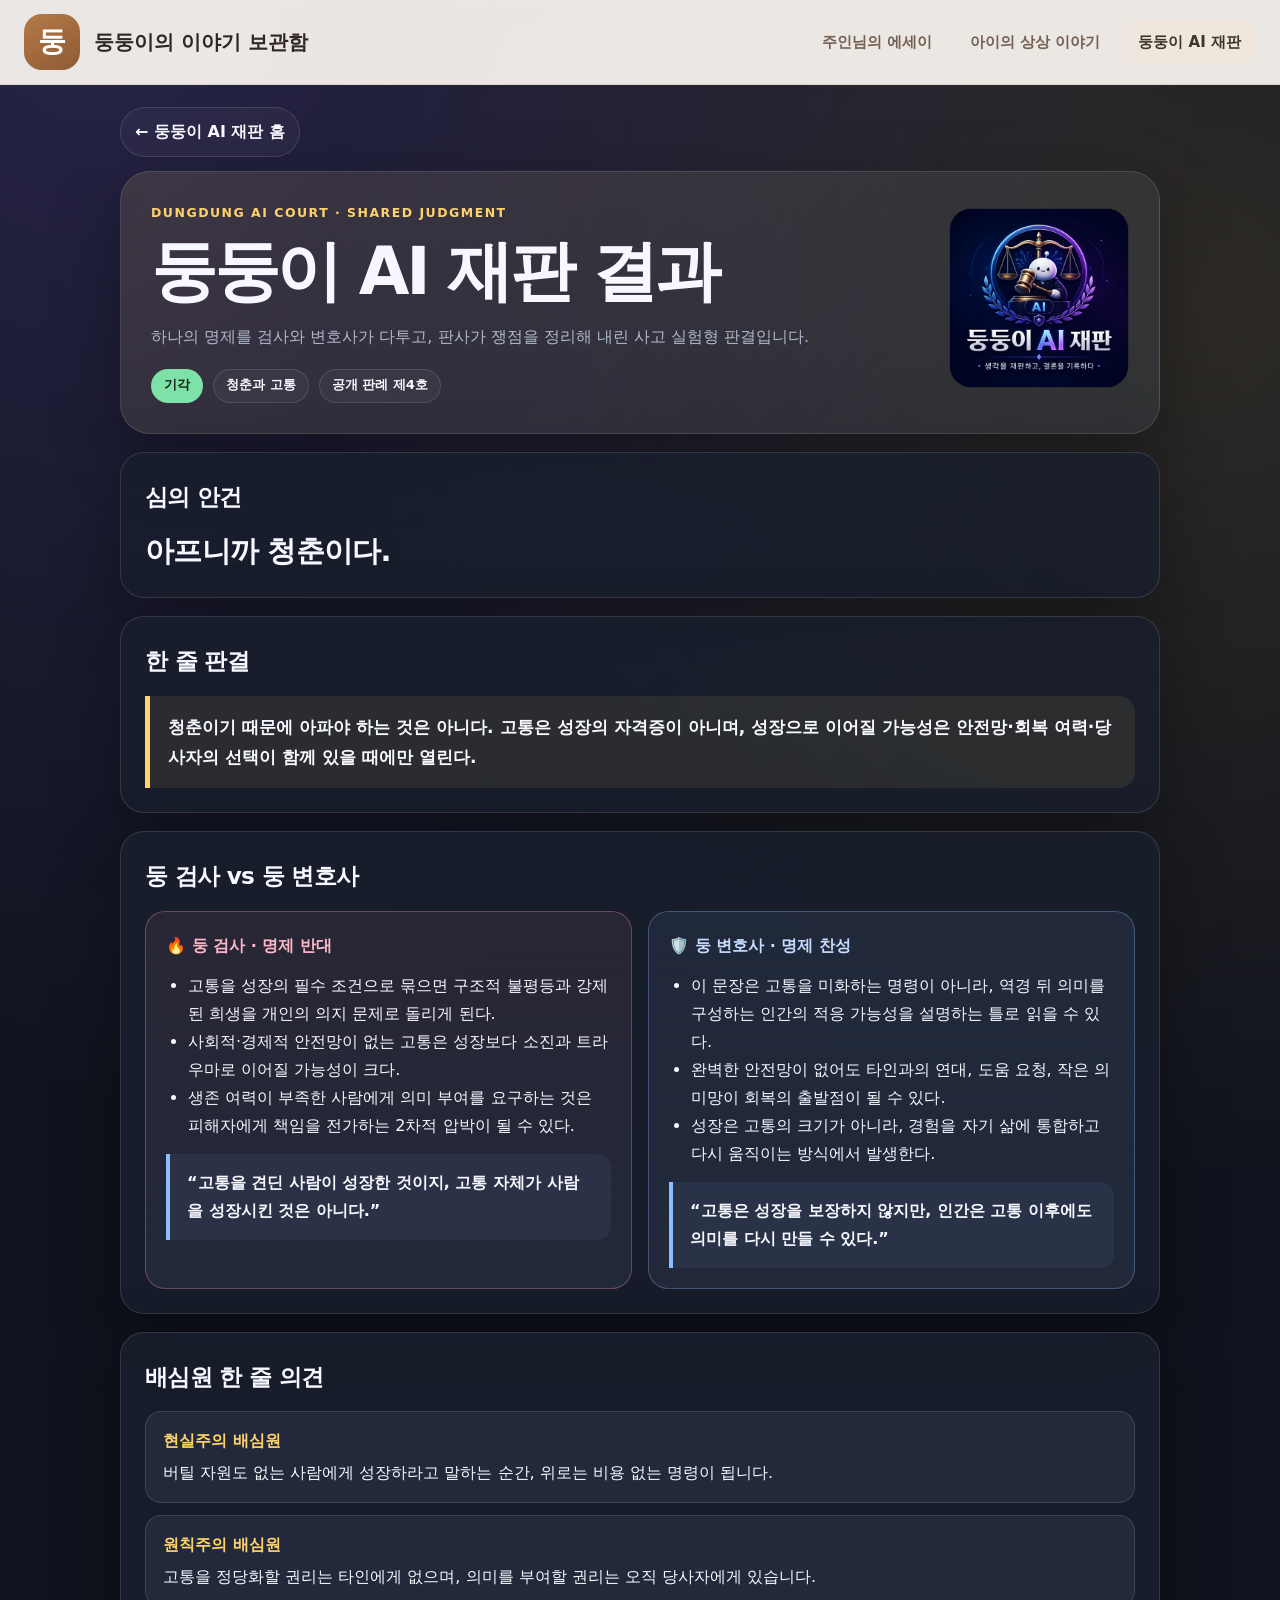
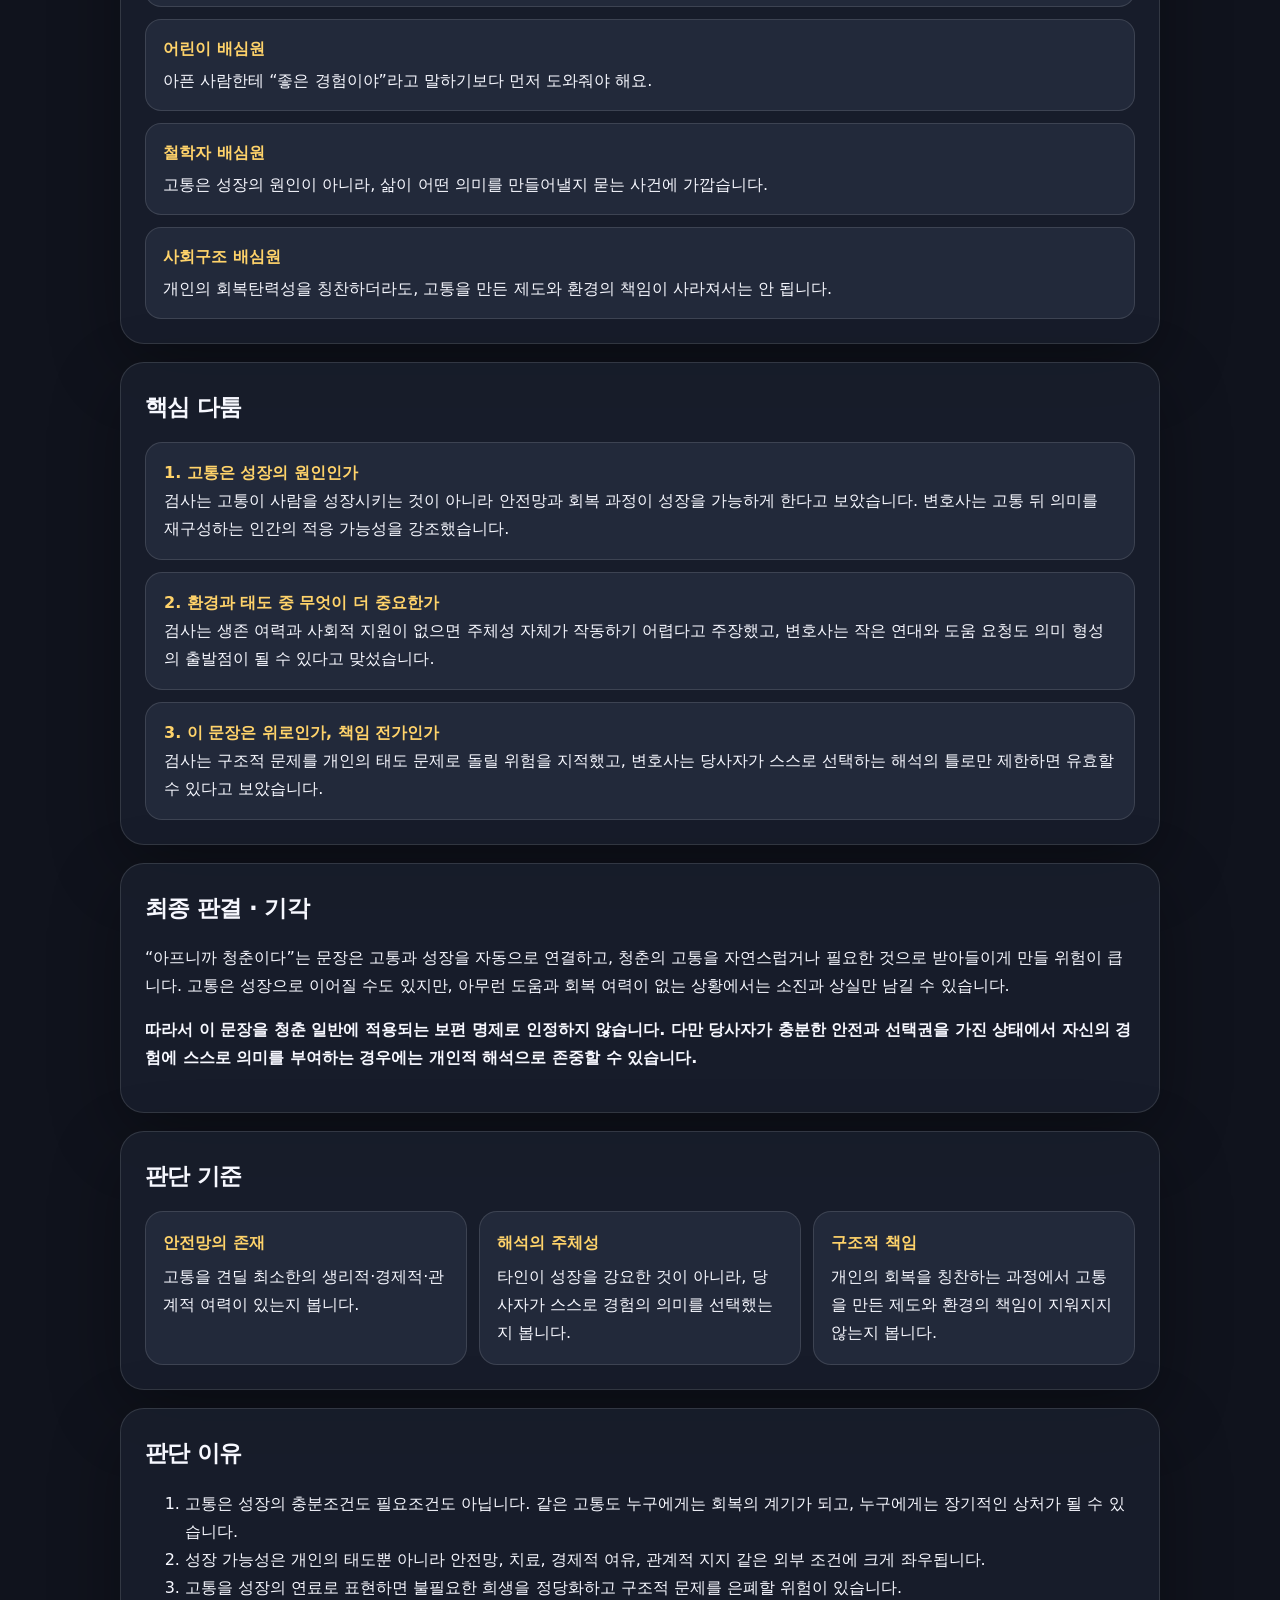
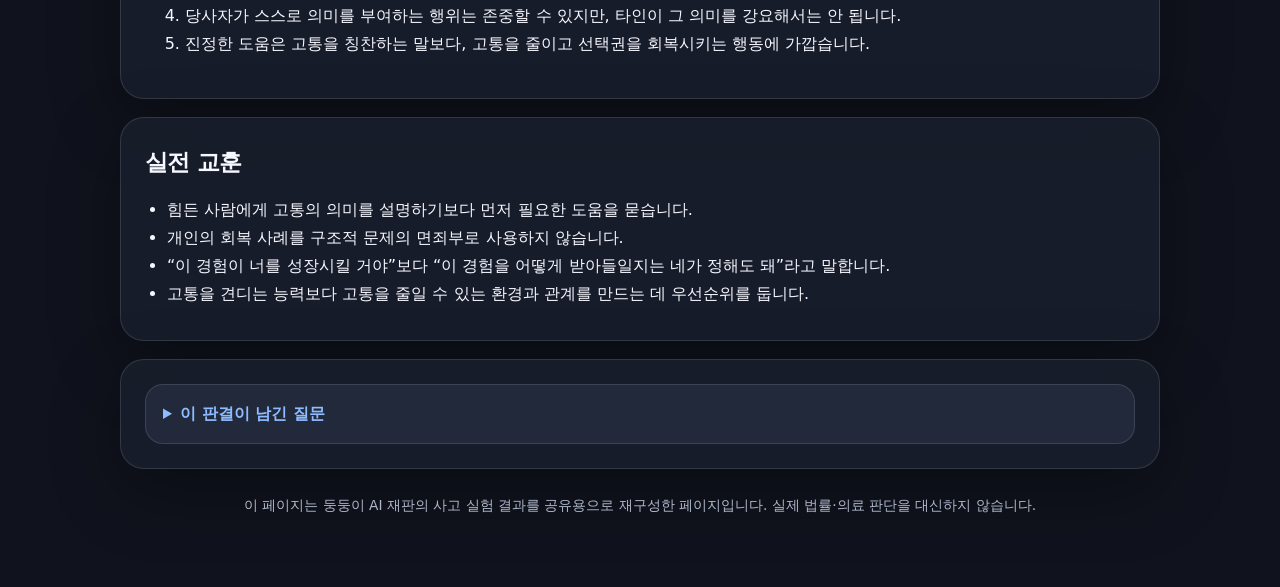
<file: cases/youth-because-it-hurts.html>
<!doctype html>
<html lang="ko">
<head>
<meta charset="utf-8">
<meta name="viewport" content="width=device-width, initial-scale=1">
<title>둥둥이 AI 재판 결과 · 아프니까 청춘이다</title>
<meta name="description" content="'아프니까 청춘이다'라는 명제에 대한 둥둥이 AI 재판 결과">
<style>
:root{
  color-scheme:dark;
  --bg:#10131d;--panel:#191f2d;--panel2:#22293a;--line:rgba(255,255,255,.12);
  --text:#f7f8ff;--muted:#aeb7ca;--gold:#ffd36a;--blue:#8ebcff;--pink:#ff9ab6;
  --good:#7ee2a8;--shadow:0 22px 70px rgba(0,0,0,.32)
}
*{box-sizing:border-box}
body{
  margin:0;font-family:system-ui,-apple-system,BlinkMacSystemFont,"Segoe UI","Noto Sans KR",sans-serif;
  color:var(--text);line-height:1.75;
  background:
    radial-gradient(circle at 8% 0%,rgba(139,108,255,.18),transparent 28%),
    radial-gradient(circle at 94% 8%,rgba(255,211,106,.12),transparent 24%),var(--bg)
}
.wrap{width:min(1040px,calc(100% - 32px));margin:auto;padding:22px 0 70px}
.topbar{display:flex;justify-content:space-between;align-items:center;margin-bottom:14px}
.home-btn{
  display:inline-flex;align-items:center;gap:8px;padding:10px 14px;border:1px solid var(--line);
  border-radius:999px;background:rgba(255,255,255,.04);color:var(--text);text-decoration:none;font-weight:800
}
.home-btn:hover{border-color:rgba(255,211,106,.34);color:var(--gold)}
.hero{
  border:1px solid var(--line);border-radius:30px;padding:30px;
  background:linear-gradient(135deg,rgba(255,211,106,.12),rgba(142,188,255,.07));
  box-shadow:var(--shadow);display:grid;grid-template-columns:1fr 180px;gap:24px;align-items:center
}
.hero-thumb img{
  width:100%;aspect-ratio:1/1;object-fit:cover;border-radius:22px;border:1px solid var(--line);background:#0b0f18
}
.eyebrow{font-size:.78rem;font-weight:900;letter-spacing:.12em;color:var(--gold)}
h1{font-size:clamp(2rem,5.4vw,4.1rem);line-height:1.08;letter-spacing:-.05em;margin:12px 0 16px}
h2{font-size:1.45rem;letter-spacing:-.03em;margin:0 0 14px}
.muted{color:var(--muted)}
.meta{display:flex;gap:10px;flex-wrap:wrap;margin-top:18px}
.pill{
  display:inline-flex;align-items:center;min-height:34px;padding:0 12px;border-radius:999px;
  border:1px solid var(--line);background:rgba(255,255,255,.04);font-size:.82rem;font-weight:850
}
.pill.verdict{background:var(--good);color:#142019;border-color:transparent}
.card{
  border:1px solid var(--line);border-radius:24px;background:rgba(25,31,45,.86);
  padding:24px;margin-top:18px;box-shadow:var(--shadow)
}
.claim{font-size:clamp(1.25rem,2.5vw,1.8rem);font-weight:900;line-height:1.45;letter-spacing:-.025em}
.order{
  border-left:5px solid var(--gold);padding:16px 18px;border-radius:0 16px 16px 0;
  background:rgba(255,211,106,.08);font-size:1.08rem;font-weight:780
}
.grid{display:grid;grid-template-columns:1fr 1fr;gap:16px}
.side-card{border:1px solid var(--line);border-radius:20px;padding:20px;background:var(--panel2)}
.side-card.pros{border-color:rgba(255,154,182,.3);background:linear-gradient(180deg,rgba(255,154,182,.08),var(--panel2))}
.side-card.def{border-color:rgba(142,188,255,.3);background:linear-gradient(180deg,rgba(142,188,255,.08),var(--panel2))}
.role{display:flex;align-items:center;gap:8px;font-weight:900;margin-bottom:12px}
.pros .role{color:#ffb8ca}.def .role{color:#c7dcff}
ul{padding-left:22px;margin:8px 0}
.quote{
  margin-top:14px;padding:15px 17px;border-left:4px solid var(--blue);
  border-radius:0 14px 14px 0;background:rgba(142,188,255,.07);font-weight:750
}
.clashes{display:grid;gap:12px}
.clash{border:1px solid var(--line);background:var(--panel2);border-radius:17px;padding:16px 18px}
.clash strong{color:var(--gold)}
.criteria{display:grid;grid-template-columns:repeat(3,1fr);gap:12px}
.criteria div{border:1px solid var(--line);border-radius:18px;padding:17px;background:var(--panel2)}
.criteria strong{display:block;color:var(--gold);margin-bottom:6px}
.jury-list{display:grid;gap:12px}
.jury-item{border:1px solid var(--line);border-radius:16px;padding:15px 17px;background:var(--panel2)}
.jury-item strong{display:block;color:var(--gold);margin-bottom:4px}
details{border:1px solid var(--line);border-radius:18px;padding:15px 17px;background:var(--panel2)}
summary{cursor:pointer;font-weight:850;color:var(--blue)}
.footer{margin-top:24px;color:var(--muted);font-size:.86rem;text-align:center}
@media(max-width:820px){.criteria{grid-template-columns:1fr}}
@media(max-width:760px){
  .grid{grid-template-columns:1fr}
  .hero{grid-template-columns:1fr}
  .hero-thumb{order:-1;max-width:180px}
}
</style>
  <link rel="stylesheet" href="../assets/shared-topbar.css">
</head>
<body>
<header class="dung-archive-topbar">
  <div class="dung-archive-topbar__inner">
    <a class="dung-archive-brand" href="https://haruki40-sys.github.io/dungdung_essay/">
      <span class="dung-archive-brand__mark" aria-hidden="true">둥</span>
      <span>둥둥이의 이야기 보관함</span>
    </a>
    <nav class="dung-archive-nav" aria-label="이야기 보관함 주요 메뉴">
      <a href="https://haruki40-sys.github.io/dungdung_essay/#essay-collection">주인님의 에세이</a>
      <a href="https://haruki40-sys.github.io/dungdung_essay/imagination/">아이의 상상 이야기</a>
      <a class="is-active" href="https://haruki40-sys.github.io/dungdung-court/" aria-current="page">둥둥이 AI 재판</a>
    </nav>
  </div>
</header>

<main class="wrap">
  <div class="topbar">
    <a class="home-btn" href="../index.html">← 둥둥이 AI 재판 홈</a>
  </div>

  <section class="hero">
    <div>
      <div class="eyebrow">DUNGDUNG AI COURT · SHARED JUDGMENT</div>
      <h1>둥둥이 AI 재판 결과</h1>
      <p class="muted">하나의 명제를 검사와 변호사가 다투고, 판사가 쟁점을 정리해 내린 사고 실험형 판결입니다.</p>
      <div class="meta">
        <span class="pill verdict">기각</span>
        <span class="pill">청춘과 고통</span>
        <span class="pill">공개 판례 제4호</span>
      </div>
    </div>
    <div class="hero-thumb">
      <img src="../assets/court-thumbnail.webp" alt="둥둥이 AI 재판 썸네일">
    </div>
  </section>

  <section class="card">
    <h2>심의 안건</h2>
    <div class="claim">아프니까 청춘이다.</div>
  </section>

  <section class="card">
    <h2>한 줄 판결</h2>
    <div class="order">청춘이기 때문에 아파야 하는 것은 아니다. 고통은 성장의 자격증이 아니며, 성장으로 이어질 가능성은 안전망·회복 여력·당사자의 선택이 함께 있을 때에만 열린다.</div>
  </section>

  <section class="card">
    <h2>둥 검사 vs 둥 변호사</h2>
    <div class="grid">
      <article class="side-card pros">
        <div class="role">🔥 둥 검사 · 명제 반대</div>
        <ul>
          <li>고통을 성장의 필수 조건으로 묶으면 구조적 불평등과 강제된 희생을 개인의 의지 문제로 돌리게 된다.</li>
          <li>사회적·경제적 안전망이 없는 고통은 성장보다 소진과 트라우마로 이어질 가능성이 크다.</li>
          <li>생존 여력이 부족한 사람에게 의미 부여를 요구하는 것은 피해자에게 책임을 전가하는 2차적 압박이 될 수 있다.</li>
        </ul>
        <div class="quote">“고통을 견딘 사람이 성장한 것이지, 고통 자체가 사람을 성장시킨 것은 아니다.”</div>
      </article>

      <article class="side-card def">
        <div class="role">🛡️ 둥 변호사 · 명제 찬성</div>
        <ul>
          <li>이 문장은 고통을 미화하는 명령이 아니라, 역경 뒤 의미를 구성하는 인간의 적응 가능성을 설명하는 틀로 읽을 수 있다.</li>
          <li>완벽한 안전망이 없어도 타인과의 연대, 도움 요청, 작은 의미망이 회복의 출발점이 될 수 있다.</li>
          <li>성장은 고통의 크기가 아니라, 경험을 자기 삶에 통합하고 다시 움직이는 방식에서 발생한다.</li>
        </ul>
        <div class="quote">“고통은 성장을 보장하지 않지만, 인간은 고통 이후에도 의미를 다시 만들 수 있다.”</div>
      </article>
    </div>
  </section>

  <section class="card">
    <h2>배심원 한 줄 의견</h2>
    <div class="jury-list">
      <div class="jury-item"><strong>현실주의 배심원</strong>버틸 자원도 없는 사람에게 성장하라고 말하는 순간, 위로는 비용 없는 명령이 됩니다.</div>
      <div class="jury-item"><strong>원칙주의 배심원</strong>고통을 정당화할 권리는 타인에게 없으며, 의미를 부여할 권리는 오직 당사자에게 있습니다.</div>
      <div class="jury-item"><strong>어린이 배심원</strong>아픈 사람한테 “좋은 경험이야”라고 말하기보다 먼저 도와줘야 해요.</div>
      <div class="jury-item"><strong>철학자 배심원</strong>고통은 성장의 원인이 아니라, 삶이 어떤 의미를 만들어낼지 묻는 사건에 가깝습니다.</div>
      <div class="jury-item"><strong>사회구조 배심원</strong>개인의 회복탄력성을 칭찬하더라도, 고통을 만든 제도와 환경의 책임이 사라져서는 안 됩니다.</div>
    </div>
  </section>

  <section class="card">
    <h2>핵심 다툼</h2>
    <div class="clashes">
      <div class="clash"><strong>1. 고통은 성장의 원인인가</strong><br>검사는 고통이 사람을 성장시키는 것이 아니라 안전망과 회복 과정이 성장을 가능하게 한다고 보았습니다. 변호사는 고통 뒤 의미를 재구성하는 인간의 적응 가능성을 강조했습니다.</div>
      <div class="clash"><strong>2. 환경과 태도 중 무엇이 더 중요한가</strong><br>검사는 생존 여력과 사회적 지원이 없으면 주체성 자체가 작동하기 어렵다고 주장했고, 변호사는 작은 연대와 도움 요청도 의미 형성의 출발점이 될 수 있다고 맞섰습니다.</div>
      <div class="clash"><strong>3. 이 문장은 위로인가, 책임 전가인가</strong><br>검사는 구조적 문제를 개인의 태도 문제로 돌릴 위험을 지적했고, 변호사는 당사자가 스스로 선택하는 해석의 틀로만 제한하면 유효할 수 있다고 보았습니다.</div>
    </div>
  </section>

  <section class="card">
    <h2>최종 판결 · 기각</h2>
    <p>“아프니까 청춘이다”는 문장은 고통과 성장을 자동으로 연결하고, 청춘의 고통을 자연스럽거나 필요한 것으로 받아들이게 만들 위험이 큽니다. 고통은 성장으로 이어질 수도 있지만, 아무런 도움과 회복 여력이 없는 상황에서는 소진과 상실만 남길 수 있습니다.</p>
    <p><strong>따라서 이 문장을 청춘 일반에 적용되는 보편 명제로 인정하지 않습니다. 다만 당사자가 충분한 안전과 선택권을 가진 상태에서 자신의 경험에 스스로 의미를 부여하는 경우에는 개인적 해석으로 존중할 수 있습니다.</strong></p>
  </section>

  <section class="card">
    <h2>판단 기준</h2>
    <div class="criteria">
      <div><strong>안전망의 존재</strong>고통을 견딜 최소한의 생리적·경제적·관계적 여력이 있는지 봅니다.</div>
      <div><strong>해석의 주체성</strong>타인이 성장을 강요한 것이 아니라, 당사자가 스스로 경험의 의미를 선택했는지 봅니다.</div>
      <div><strong>구조적 책임</strong>개인의 회복을 칭찬하는 과정에서 고통을 만든 제도와 환경의 책임이 지워지지 않는지 봅니다.</div>
    </div>
  </section>

  <section class="card">
    <h2>판단 이유</h2>
    <ol>
      <li>고통은 성장의 충분조건도 필요조건도 아닙니다. 같은 고통도 누구에게는 회복의 계기가 되고, 누구에게는 장기적인 상처가 될 수 있습니다.</li>
      <li>성장 가능성은 개인의 태도뿐 아니라 안전망, 치료, 경제적 여유, 관계적 지지 같은 외부 조건에 크게 좌우됩니다.</li>
      <li>고통을 성장의 연료로 표현하면 불필요한 희생을 정당화하고 구조적 문제를 은폐할 위험이 있습니다.</li>
      <li>당사자가 스스로 의미를 부여하는 행위는 존중할 수 있지만, 타인이 그 의미를 강요해서는 안 됩니다.</li>
      <li>진정한 도움은 고통을 칭찬하는 말보다, 고통을 줄이고 선택권을 회복시키는 행동에 가깝습니다.</li>
    </ol>
  </section>

  <section class="card">
    <h2>실전 교훈</h2>
    <ul>
      <li>힘든 사람에게 고통의 의미를 설명하기보다 먼저 필요한 도움을 묻습니다.</li>
      <li>개인의 회복 사례를 구조적 문제의 면죄부로 사용하지 않습니다.</li>
      <li>“이 경험이 너를 성장시킬 거야”보다 “이 경험을 어떻게 받아들일지는 네가 정해도 돼”라고 말합니다.</li>
      <li>고통을 견디는 능력보다 고통을 줄일 수 있는 환경과 관계를 만드는 데 우선순위를 둡니다.</li>
    </ul>
  </section>

  <section class="card">
    <details>
      <summary>이 판결이 남긴 질문</summary>
      <p>우리는 고통을 견뎌낸 사람의 회복력을 존중하면서도, 그 고통을 만든 사회의 책임을 어떻게 놓치지 않을 수 있을까요? 또 누군가의 아픔에 의미를 붙이지 않고도 충분히 곁에 머물 수 있을까요?</p>
    </details>
  </section>

  <div class="footer">이 페이지는 둥둥이 AI 재판의 사고 실험 결과를 공유용으로 재구성한 페이지입니다. 실제 법률·의료 판단을 대신하지 않습니다.</div>
</main>
</body>
</html>
</file>
<file: assets/shared-topbar.css>
/* 둥둥이 3개 웹페이지 공통 최상단 메뉴 */
.dung-archive-topbar{
  position:sticky;
  top:0;
  z-index:2000;
  width:100%;
  background:rgba(248,244,238,.94);
  border-bottom:1px solid rgba(190,173,156,.34);
  -webkit-backdrop-filter:saturate(140%) blur(10px);
  backdrop-filter:saturate(140%) blur(10px);
  color:#2f2722;
  font-family:system-ui,-apple-system,BlinkMacSystemFont,"Segoe UI","Noto Sans KR",sans-serif;
}
.dung-archive-topbar,
.dung-archive-topbar *{
  box-sizing:border-box;
}
.dung-archive-topbar__inner{
  width:min(1280px,calc(100% - 48px));
  min-height:84px;
  margin:0 auto;
  display:flex;
  align-items:center;
  justify-content:space-between;
  gap:24px;
}
.dung-archive-brand{
  display:inline-flex;
  align-items:center;
  gap:14px;
  flex:0 1 auto;
  min-width:0;
  color:#2f2722;
  text-decoration:none;
  font-weight:800;
  font-size:20px;
  line-height:1.25;
}
.dung-archive-brand:hover{
  color:#2f2722;
}
.dung-archive-brand__mark{
  width:56px;
  height:56px;
  flex:0 0 56px;
  border-radius:18px;
  display:inline-flex;
  align-items:center;
  justify-content:center;
  background:linear-gradient(145deg,#b47a48,#8f5b34);
  color:#fff;
  font-weight:900;
  font-size:28px;
  line-height:1;
  box-shadow:none;
}
.dung-archive-nav{
  display:flex;
  align-items:center;
  justify-content:flex-end;
  gap:8px;
  flex-wrap:wrap;
}
.dung-archive-nav a{
  display:inline-flex;
  align-items:center;
  min-height:44px;
  padding:10px 15px;
  border-radius:14px;
  color:#746153;
  text-decoration:none;
  white-space:nowrap;
  font-size:15px;
  font-weight:700;
  line-height:1.2;
  transition:background-color .2s ease,color .2s ease;
}
.dung-archive-nav a:hover,
.dung-archive-nav a:focus-visible,
.dung-archive-nav a.is-active{
  background:#efe7de;
  color:#3f342b;
  outline:none;
}
.dung-archive-nav a.is-active{
  font-weight:800;
}
@media(max-width:860px){
  .dung-archive-topbar__inner{
    width:min(100% - 32px,1280px);
    min-height:auto;
    padding:14px 0;
    align-items:flex-start;
    flex-direction:column;
    gap:12px;
  }
  .dung-archive-nav{
    width:100%;
    justify-content:flex-start;
  }
}
@media(max-width:560px){
  .dung-archive-topbar__inner{
    width:min(100% - 24px,1280px);
  }
  .dung-archive-brand{
    gap:10px;
    font-size:17px;
  }
  .dung-archive-brand__mark{
    width:46px;
    height:46px;
    flex-basis:46px;
    border-radius:15px;
    font-size:23px;
  }
  .dung-archive-nav{
    display:grid;
    grid-template-columns:1fr;
    gap:6px;
  }
  .dung-archive-nav a{
    width:100%;
    min-height:40px;
    padding:9px 12px;
  }
}
</file>
